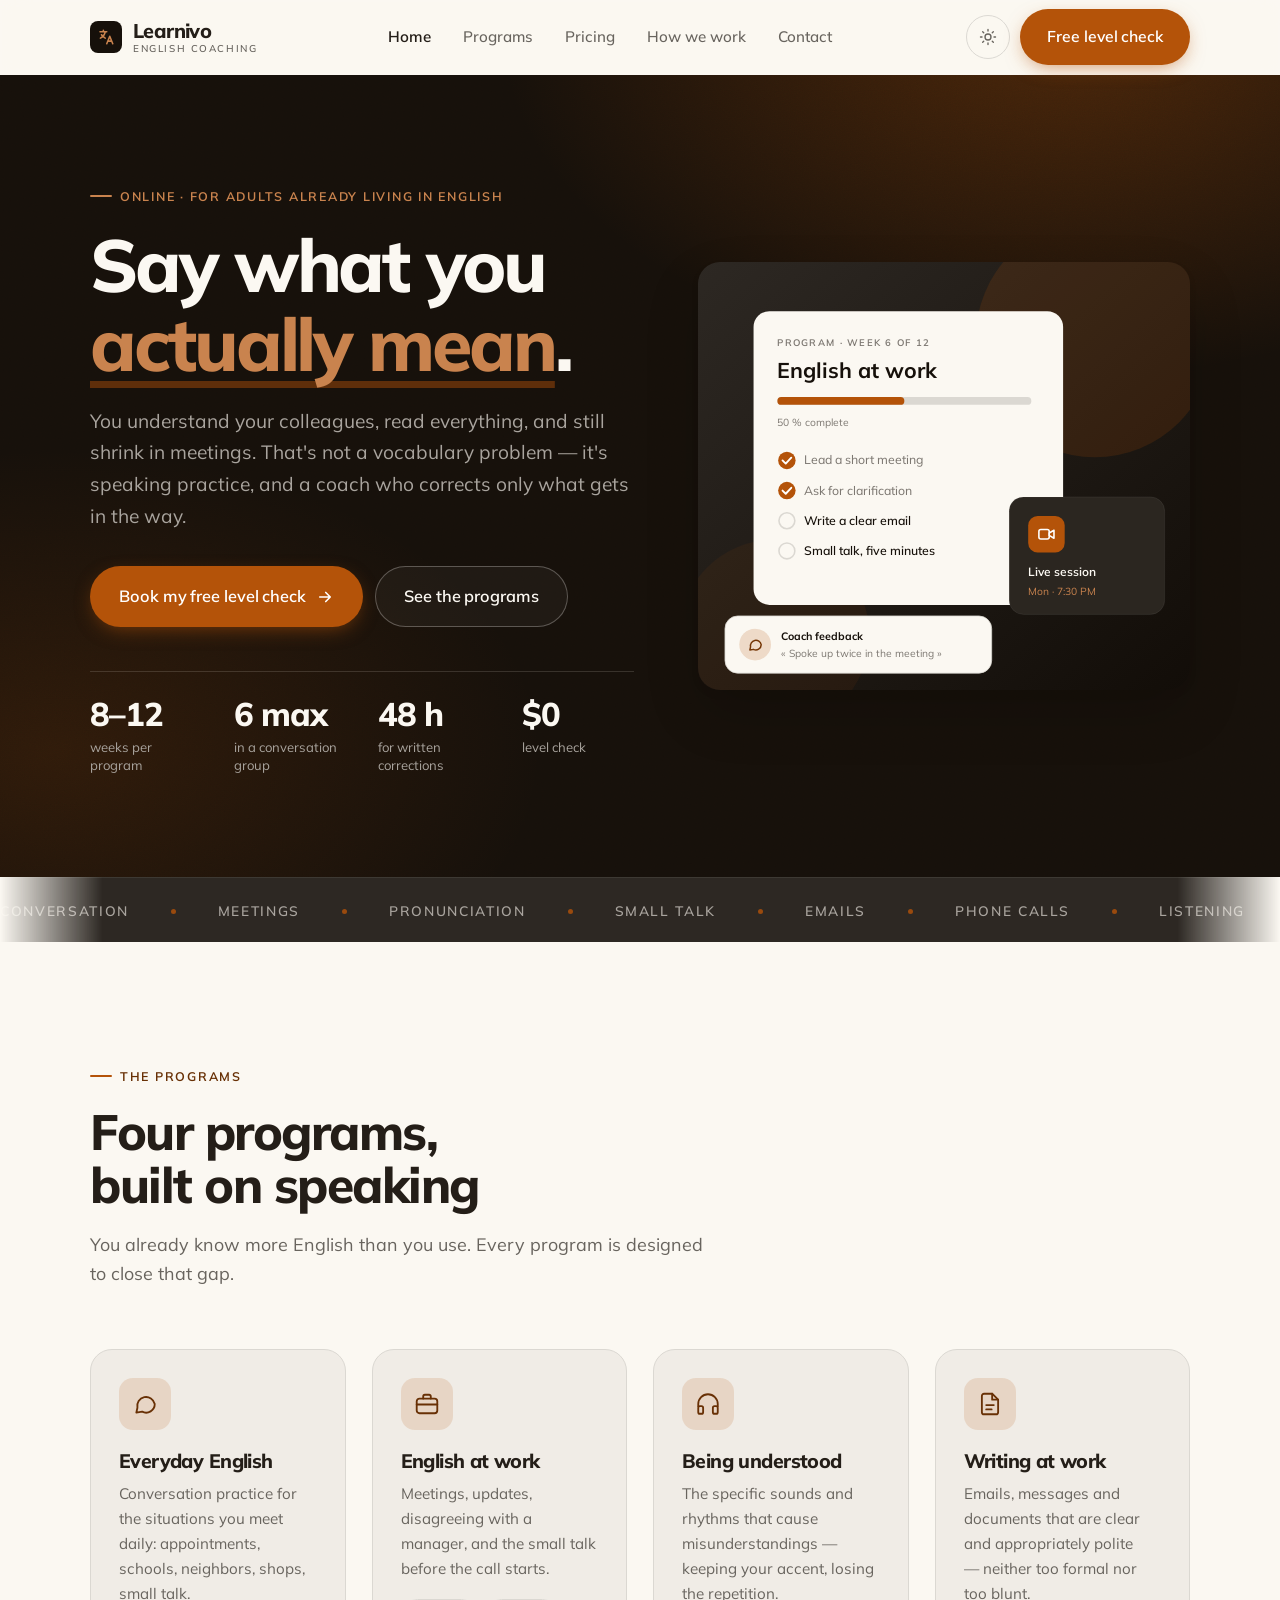
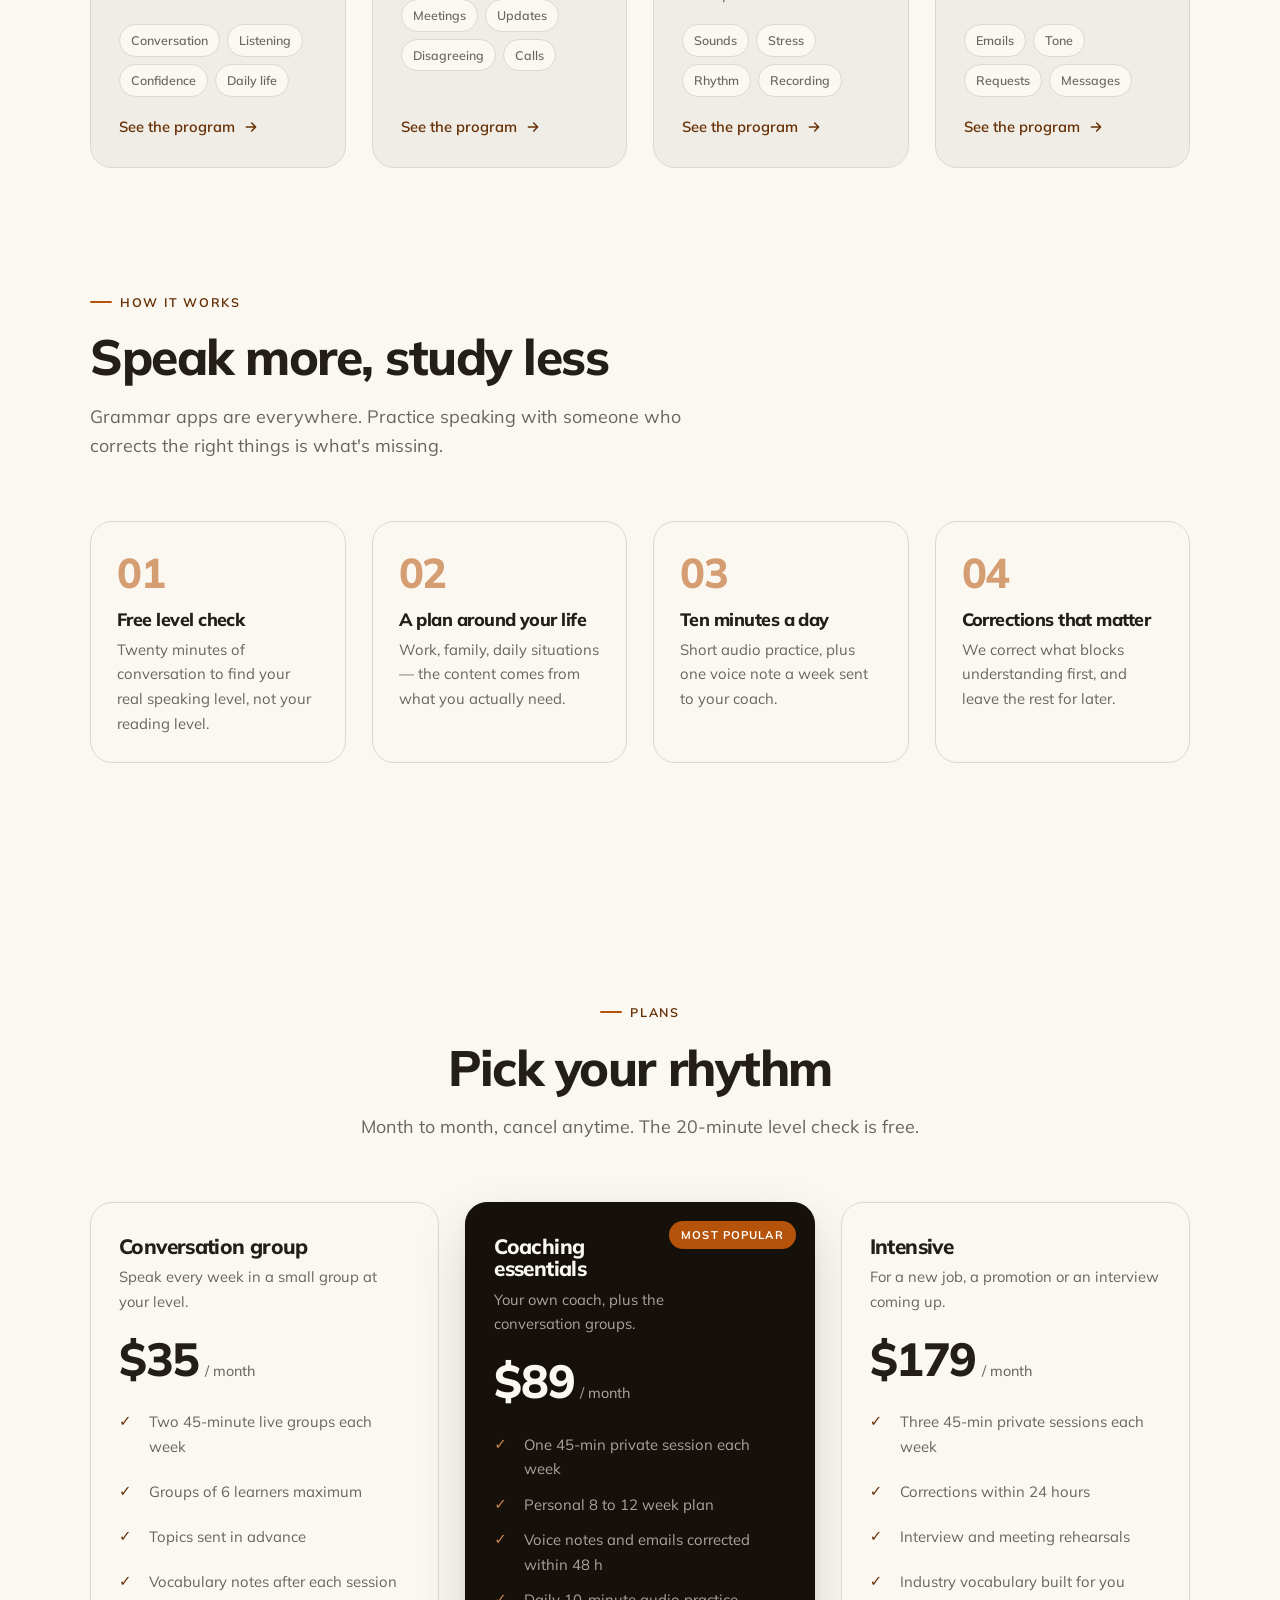
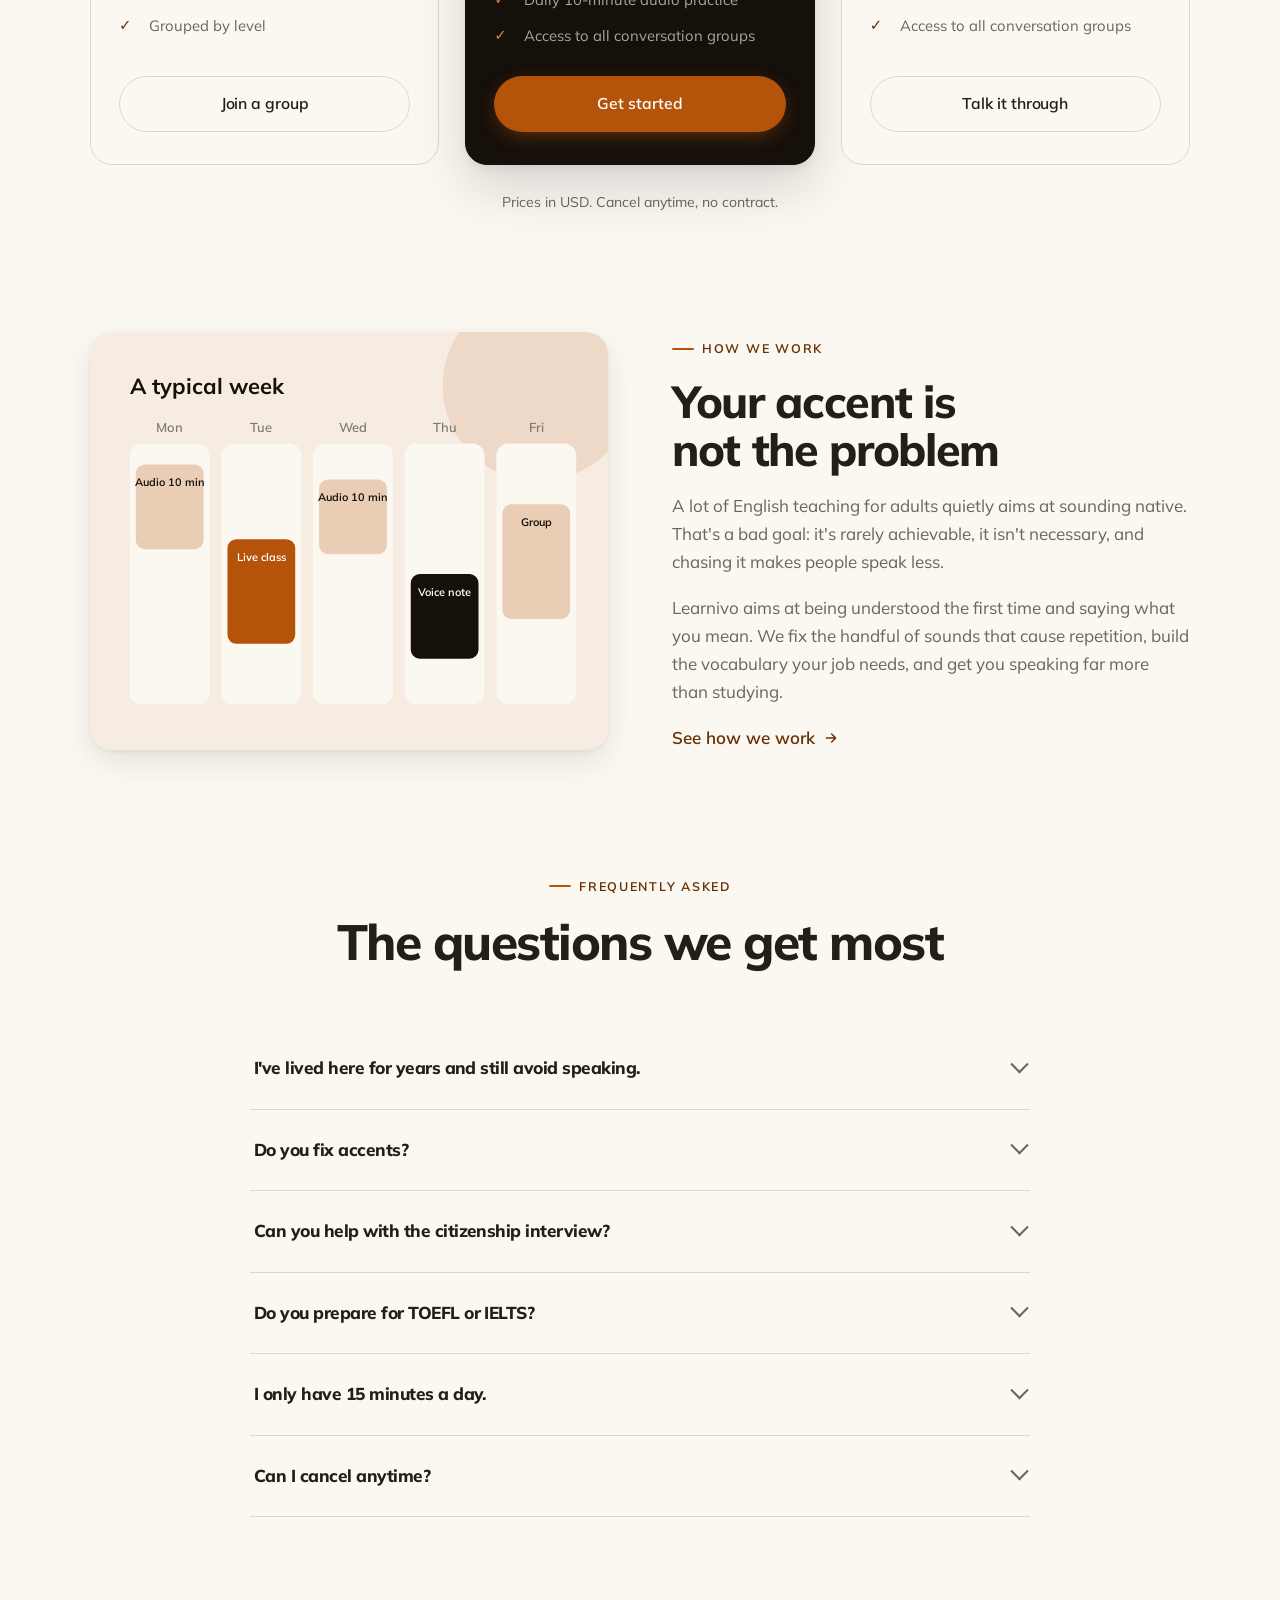
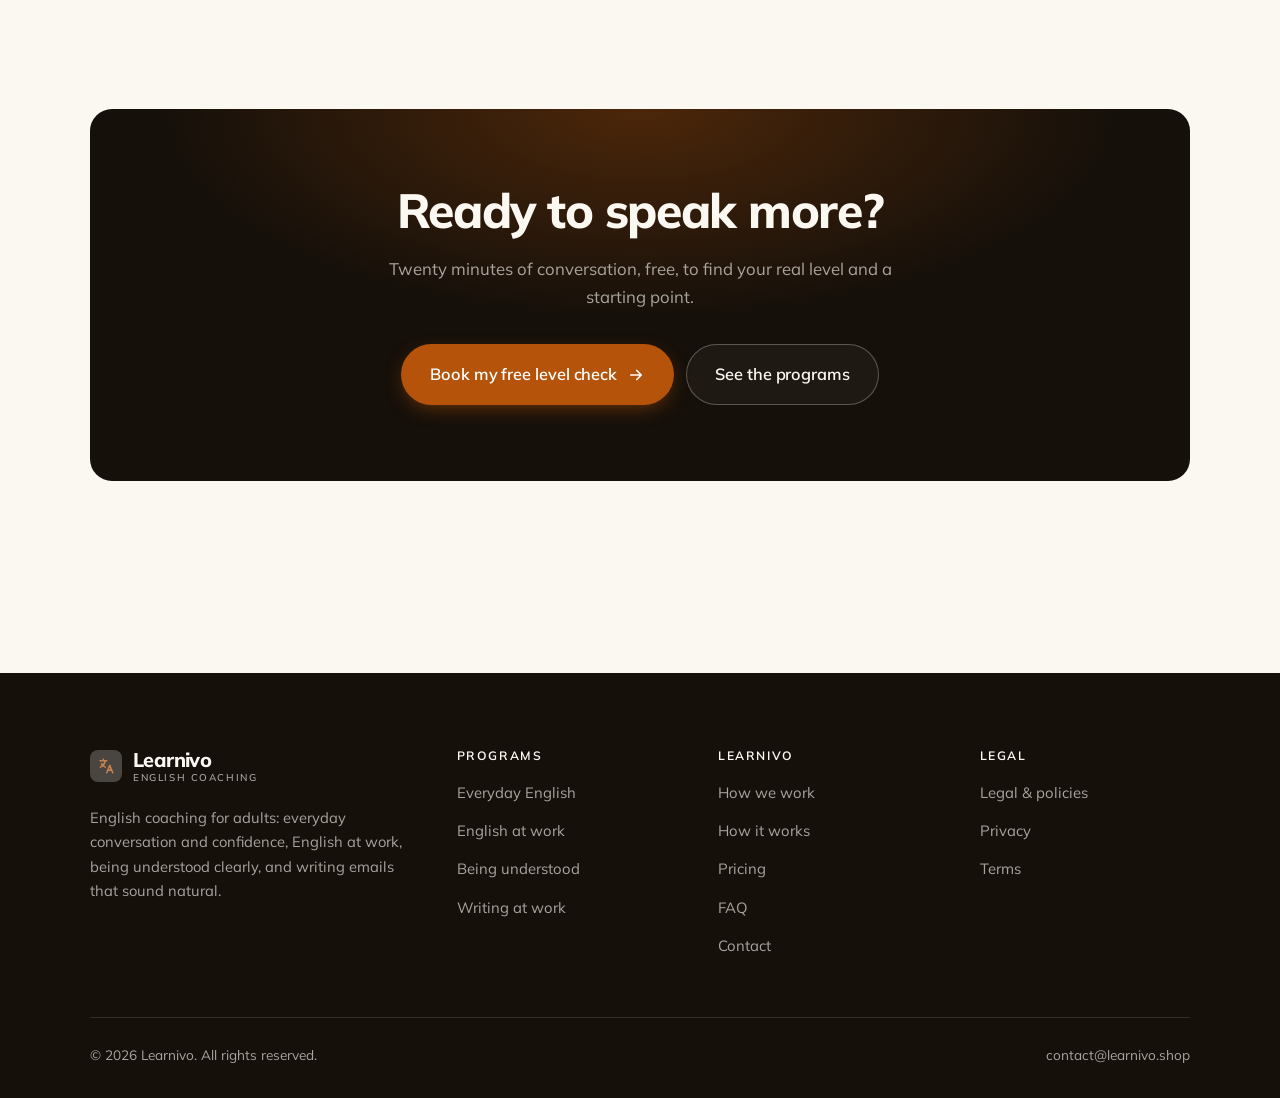
<file: index.html>
<!DOCTYPE html>
<html lang="en" class="no-js">
<head>
<meta charset="utf-8">
<meta name="viewport" content="width=device-width, initial-scale=1">
<title>Learnivo — English coaching for adults who already live in English</title>
<meta name="description" content="English coaching for adults in the US: everyday conversation, English at work, clearer pronunciation, and natural emails. Speak more, study less. Free level check.">
<link rel="canonical" href="https://learnivo.shop/">

<meta property="og:type" content="website">
<meta property="og:url" content="https://learnivo.shop/">
<meta property="og:site_name" content="Learnivo">
<meta property="og:locale" content="en_US">
<meta property="og:title" content="Learnivo — English coaching for adults who already live in English">
<meta property="og:description" content="English coaching for adults in the US: everyday conversation, English at work, clearer pronunciation, and natural emails. Speak more, study less. Free level check.">
<meta name="theme-color" content="#16100a">

<link rel="icon" href="assets/img/favicon.svg" type="image/svg+xml">
<link rel="preconnect" href="https://fonts.googleapis.com">
<link rel="preconnect" href="https://fonts.gstatic.com" crossorigin>
<link rel="stylesheet" href="https://fonts.googleapis.com/css2?family=Mulish:wght@400..800&display=swap">
<link rel="stylesheet" href="assets/css/style.css">

<!-- Thème appliqué avant le premier rendu (évite le flash) -->
<script>
document.documentElement.classList.remove('no-js');
(function(){try{var t=localStorage.getItem('site-theme');if(t){document.documentElement.setAttribute('data-theme',t);}}catch(e){}})();
</script>
<script type="application/ld+json">
{
  "@context": "https://schema.org",
  "@type": "Organization",
  "name": "Learnivo",
  "url": "https://learnivo.shop/",
  "email": "contact@learnivo.shop",
  "description": "English coaching for adults in the US: everyday conversation, English at work, clearer pronunciation, and natural emails. Speak more, study less. Free level check.",
  "areaServed": "US",
  "knowsLanguage": "en"
}
</script>
</head>

<body>
<a class="skip-link" href="#main">Skip to main content</a>

<header class="site-header">
  <nav class="wrap nav" aria-label="Main navigation">
    <a class="brand" href="index.html">
      <svg class="brand__mark" viewBox="0 0 64 64" aria-hidden="true">
        <rect class="bm-bg" width="64" height="64" rx="16"/>
        <g class="bm-ic" transform="translate(14 14) scale(1.5)" fill="none" stroke-width="2.1" stroke-linecap="round" stroke-linejoin="round"><path d="M4 5h9M8.5 3v2M11 5c-.8 4-3.4 7-6.5 8.5M6 9c1.2 2 3 3.5 5 4.5M13 21l4-10 4 10M14.5 17.5h5"/></g>
      </svg>
      <span>Learnivo<span class="brand__sub">English coaching</span></span>
    </a>

    <ul class="nav__links" id="nav-links">
      <li><a href="index.html" aria-current="page">Home</a></li>
      <li><a href="programs.html">Programs</a></li>
      <li><a href="index.html#pricing">Pricing</a></li>
      <li><a href="about.html">How we work</a></li>
      <li><a href="contact.html">Contact</a></li>
      <li><a class="btn btn--primary" href="contact.html">Free level check</a></li>
    </ul>

    <div class="nav__cta">
      <button class="theme-toggle" type="button" aria-label="Switch to dark theme">
        <svg class="icon-sun" viewBox="0 0 24 24" fill="none" stroke="currentColor" stroke-width="1.8" stroke-linecap="round" aria-hidden="true"><circle cx="12" cy="12" r="4"/><path d="M12 2v2m0 16v2M2 12h2m16 0h2M4.9 4.9l1.4 1.4m11.4 11.4 1.4 1.4M19.1 4.9l-1.4 1.4M6.3 17.7l-1.4 1.4"/></svg>
        <svg class="icon-moon" viewBox="0 0 24 24" fill="none" stroke="currentColor" stroke-width="1.8" stroke-linecap="round" stroke-linejoin="round" aria-hidden="true"><path d="M21 12.8A9 9 0 1 1 11.2 3a7 7 0 0 0 9.8 9.8z"/></svg>
      </button>
      <a class="btn btn--primary" href="contact.html">Free level check</a>
      <button class="nav__toggle" type="button" aria-expanded="false" aria-controls="nav-links" aria-label="Open menu">
        <svg class="icon-open" viewBox="0 0 24 24" fill="none" stroke="currentColor" stroke-width="2" stroke-linecap="round" aria-hidden="true"><path d="M3 6h18M3 12h18M3 18h18"/></svg>
        <svg class="icon-close" viewBox="0 0 24 24" fill="none" stroke="currentColor" stroke-width="2" stroke-linecap="round" aria-hidden="true"><path d="M6 6l12 12M18 6L6 18"/></svg>
      </button>
    </div>
  </nav>
</header>

<main id="main">

<section class="hero">
  <div class="wrap hero__inner">
    <div>
      <span class="eyebrow hero__eyebrow">Online · For adults already living in English</span>
      <h1>Say what you<br> <em>actually mean</em>.</h1>
      <p class="hero__lede">You understand your colleagues, read everything, and still shrink in meetings. That's not a vocabulary problem — it's speaking practice, and a coach who corrects only what gets in the way.</p>

      <div class="hero__actions">
        <a class="btn btn--primary btn--lg" href="contact.html">Book my free level check <svg viewBox="0 0 24 24" fill="none" stroke="currentColor" stroke-width="2.2" stroke-linecap="round" stroke-linejoin="round" aria-hidden="true"><path d="M5 12h14M13 6l6 6-6 6"/></svg></a>
        <a class="btn btn--on-dark btn--lg" href="programs.html">See the programs</a>
      </div>

      <ul class="hero__proof">
        <li><span class="stat__num">8–12</span><span class="stat__label">weeks per program</span></li>
        <li><span class="stat__num">6 max</span><span class="stat__label">in a conversation group</span></li>
        <li><span class="stat__num">48 h</span><span class="stat__label">for written corrections</span></li>
        <li><span class="stat__num">$0</span><span class="stat__label">level check</span></li>
      </ul>
    </div>

    <div class="hero__art">
      <svg viewBox="0 0 620 540" role="img" aria-label="An English program in week 6 of 12, showing this week's goals, the next live session and coach feedback.">
        <defs>
          <linearGradient id="hbg" x1="0" y1="0" x2="1" y2="1">
            <stop offset="0" stop-color="#2d2823"/><stop offset="1" stop-color="#120d08"/>
          </linearGradient>
        </defs>
        <rect width="620" height="540" rx="22" fill="url(#hbg)"/>
        <circle cx="500" cy="96" r="150" fill="#b45309" opacity=".16"/>
        <circle cx="96" cy="470" r="120" fill="#b45309" opacity=".08"/>

        <g style="font-family: var(--font-body)">
          <!-- Carte programme -->
          <rect x="70" y="62" width="390" height="370" rx="20" fill="#fbf8f2"/>
          <text x="100" y="106" font-size="12" font-weight="650" letter-spacing="1.6" fill="#7d7872">PROGRAM · WEEK 6 OF 12</text>
          <text x="100" y="146" font-size="27" font-weight="700" fill="#16100a" style="font-family: var(--font-display)">English at work</text>
          <rect x="100" y="170" width="320" height="10" rx="5" fill="#dbd8d2"/>
          <rect x="100" y="170" width="160" height="10" rx="5" fill="#b45309"/>
          <text x="100" y="206" font-size="13" fill="#7d7872">50 % complete</text>
          <circle cx="112" cy="250" r="11" fill="#b45309"/><path d="M106.5 250l4 4 7-7.5" fill="none" stroke="#ffffff" stroke-width="2.4" stroke-linecap="round" stroke-linejoin="round"/><text x="134" y="255" font-size="15.5" fill="#7d7872" font-weight="450">Lead a short meeting</text>
          <circle cx="112" cy="288" r="11" fill="#b45309"/><path d="M106.5 288l4 4 7-7.5" fill="none" stroke="#ffffff" stroke-width="2.4" stroke-linecap="round" stroke-linejoin="round"/><text x="134" y="293" font-size="15.5" fill="#7d7872" font-weight="450">Ask for clarification</text>
          <circle cx="112" cy="326" r="10" fill="none" stroke="#dbd8d2" stroke-width="2"/><text x="134" y="331" font-size="15.5" fill="#16100a" font-weight="560">Write a clear email</text>
          <circle cx="112" cy="364" r="10" fill="none" stroke="#dbd8d2" stroke-width="2"/><text x="134" y="369" font-size="15.5" fill="#16100a" font-weight="560">Small talk, five minutes</text>

          <!-- Carte séance -->
          <rect x="392" y="296" width="196" height="148" rx="18" fill="#2b2620" stroke="#ffffff" stroke-opacity=".08"/>
          <rect x="416" y="320" width="46" height="46" rx="12" fill="#b45309"/>
          <g transform="translate(427 331)" fill="none" stroke="#ffffff" color="#ffffff" stroke-width="2" stroke-linecap="round" stroke-linejoin="round"><rect x="2.5" y="6" width="13" height="12" rx="2.5"/><path d="M15.5 10.5 21.5 7v10l-6-3.5z"/></g>
          <text x="416" y="396" font-size="15" font-weight="650" fill="#fbf8f2">Live session</text>
          <text x="416" y="420" font-size="13" fill="#c9834e">Mon · 7:30 PM</text>

          <!-- Retour du coach -->
          <rect x="34" y="446" width="336" height="72" rx="16" fill="#fbf8f2" stroke="#dbd8d2"/>
          <circle cx="72" cy="482" r="20" fill="#eedac8"/>
          <g transform="translate(62 472) scale(.84)" fill="none" stroke="#753606" stroke-width="2.2" stroke-linecap="round" stroke-linejoin="round"><path d="M21 12a8 8 0 0 1-11.6 7.1L4 20l1-4.6A8 8 0 1 1 21 12z"/></g>
          <text x="104" y="476" font-size="13.5" font-weight="700" fill="#16100a">Coach feedback</text>
          <text x="104" y="498" font-size="13" fill="#7d7872">« Spoke up twice in the meeting »</text>
        </g>
      </svg>
    </div>
  </div>
</section>

<div class="marquee" aria-hidden="true">
  <div class="marquee__track"><span>Conversation</span><span>Meetings</span><span>Pronunciation</span><span>Small talk</span><span>Emails</span><span>Phone calls</span><span>Listening</span><span>Confidence</span><span>Idioms</span><span>Interviews</span><span>Conversation</span><span>Meetings</span><span>Pronunciation</span><span>Small talk</span><span>Emails</span><span>Phone calls</span><span>Listening</span><span>Confidence</span><span>Idioms</span><span>Interviews</span></div>
</div>

<section class="section wrap" id="programs">
  <div class="section-head reveal">
    <span class="eyebrow">The programs</span>
    <h2>Four programs, built on speaking</h2>
    <p>You already know more English than you use. Every program is designed to close that gap.</p>
  </div>
  <div class="grid grid--4 reveal-group">
    <a class="card" href="programs.html#everyday">
      <div class="card__icon"><svg viewBox="0 0 24 24" fill="none" stroke="currentColor" stroke-width="1.7" stroke-linecap="round" stroke-linejoin="round" aria-hidden="true"><path d="M21 12a8 8 0 0 1-11.6 7.1L4 20l1-4.6A8 8 0 1 1 21 12z"/></svg></div>
      <h3>Everyday English</h3>
      <p>Conversation practice for the situations you meet daily: appointments, schools, neighbors, shops, small talk.</p>
      <ul class="tags"><li>Conversation</li><li>Listening</li><li>Confidence</li><li>Daily life</li></ul>
      <span class="arrow-link">See the program <svg viewBox="0 0 24 24" fill="none" stroke="currentColor" stroke-width="2.2" stroke-linecap="round" stroke-linejoin="round" aria-hidden="true"><path d="M5 12h14M13 6l6 6-6 6"/></svg></span>
    </a>
    <a class="card" href="programs.html#work">
      <div class="card__icon"><svg viewBox="0 0 24 24" fill="none" stroke="currentColor" stroke-width="1.7" stroke-linecap="round" stroke-linejoin="round" aria-hidden="true"><rect x="2.5" y="7" width="19" height="13.5" rx="2.5"/><path d="M8.5 7V5a1.5 1.5 0 0 1 1.5-1.5h4A1.5 1.5 0 0 1 15.5 5v2M2.5 12.5h19"/></svg></div>
      <h3>English at work</h3>
      <p>Meetings, updates, disagreeing with a manager, and the small talk before the call starts.</p>
      <ul class="tags"><li>Meetings</li><li>Updates</li><li>Disagreeing</li><li>Calls</li></ul>
      <span class="arrow-link">See the program <svg viewBox="0 0 24 24" fill="none" stroke="currentColor" stroke-width="2.2" stroke-linecap="round" stroke-linejoin="round" aria-hidden="true"><path d="M5 12h14M13 6l6 6-6 6"/></svg></span>
    </a>
    <a class="card" href="programs.html#clarity">
      <div class="card__icon"><svg viewBox="0 0 24 24" fill="none" stroke="currentColor" stroke-width="1.7" stroke-linecap="round" stroke-linejoin="round" aria-hidden="true"><path d="M3 14v-2a9 9 0 0 1 18 0v2"/><rect x="3" y="14" width="4.5" height="7" rx="1.5"/><rect x="16.5" y="14" width="4.5" height="7" rx="1.5"/></svg></div>
      <h3>Being understood</h3>
      <p>The specific sounds and rhythms that cause misunderstandings — keeping your accent, losing the repetition.</p>
      <ul class="tags"><li>Sounds</li><li>Stress</li><li>Rhythm</li><li>Recording</li></ul>
      <span class="arrow-link">See the program <svg viewBox="0 0 24 24" fill="none" stroke="currentColor" stroke-width="2.2" stroke-linecap="round" stroke-linejoin="round" aria-hidden="true"><path d="M5 12h14M13 6l6 6-6 6"/></svg></span>
    </a>
    <a class="card" href="programs.html#writing">
      <div class="card__icon"><svg viewBox="0 0 24 24" fill="none" stroke="currentColor" stroke-width="1.7" stroke-linecap="round" stroke-linejoin="round" aria-hidden="true"><path d="M14 2.5H6.5A2 2 0 0 0 4.5 4.5v15a2 2 0 0 0 2 2h11a2 2 0 0 0 2-2V8z"/><path d="M14 2.5V8h5.5M8.5 13h7M8.5 17h5"/></svg></div>
      <h3>Writing at work</h3>
      <p>Emails, messages and documents that are clear and appropriately polite — neither too formal nor too blunt.</p>
      <ul class="tags"><li>Emails</li><li>Tone</li><li>Requests</li><li>Messages</li></ul>
      <span class="arrow-link">See the program <svg viewBox="0 0 24 24" fill="none" stroke="currentColor" stroke-width="2.2" stroke-linecap="round" stroke-linejoin="round" aria-hidden="true"><path d="M5 12h14M13 6l6 6-6 6"/></svg></span>
    </a>
  </div>
</section>

<section class="section section--flush wrap" id="how-it-works">
  <div class="section-head reveal">
    <span class="eyebrow">How it works</span>
    <h2>Speak more, study less</h2>
    <p>Grammar apps are everywhere. Practice speaking with someone who corrects the right things is what's missing.</p>
  </div>
  <div class="grid grid--4 steps reveal-group">
    <article class="step">
      <h3>Free level check</h3>
      <p>Twenty minutes of conversation to find your real speaking level, not your reading level.</p>
    </article>
    <article class="step">
      <h3>A plan around your life</h3>
      <p>Work, family, daily situations — the content comes from what you actually need.</p>
    </article>
    <article class="step">
      <h3>Ten minutes a day</h3>
      <p>Short audio practice, plus one voice note a week sent to your coach.</p>
    </article>
    <article class="step">
      <h3>Corrections that matter</h3>
      <p>We correct what blocks understanding first, and leave the rest for later.</p>
    </article>
  </div>
</section>

<section class="section wrap" id="pricing">
  <div class="section-head section-head--center reveal">
    <span class="eyebrow">Plans</span>
    <h2>Pick your rhythm</h2>
    <p>Month to month, cancel anytime. The 20-minute level check is free.</p>
  </div>
  <div class="grid grid--3 plans reveal-group">
    <article class="plan">
      
      <h3>Conversation group</h3>
      <p class="plan__desc">Speak every week in a small group at your level.</p>
      <p class="plan__price">$35<span class="plan__period">/ month</span></p>
      <ul class="plan__features">
        <li>Two 45-minute live groups each week</li>
        <li>Groups of 6 learners maximum</li>
        <li>Topics sent in advance</li>
        <li>Vocabulary notes after each session</li>
        <li>Grouped by level</li>
      </ul>
      <a class="btn btn--ghost btn--block" href="contact.html">Join a group</a>
    </article>
    <article class="plan plan--featured">
      <span class="plan__tag">Most popular</span>
      <h3>Coaching essentials</h3>
      <p class="plan__desc">Your own coach, plus the conversation groups.</p>
      <p class="plan__price">$89<span class="plan__period">/ month</span></p>
      <ul class="plan__features">
        <li>One 45-min private session each week</li>
        <li>Personal 8 to 12 week plan</li>
        <li>Voice notes and emails corrected within 48 h</li>
        <li>Daily 10-minute audio practice</li>
        <li>Access to all conversation groups</li>
      </ul>
      <a class="btn btn--primary btn--block" href="contact.html">Get started</a>
    </article>
    <article class="plan">
      
      <h3>Intensive</h3>
      <p class="plan__desc">For a new job, a promotion or an interview coming up.</p>
      <p class="plan__price">$179<span class="plan__period">/ month</span></p>
      <ul class="plan__features">
        <li>Three 45-min private sessions each week</li>
        <li>Corrections within 24 hours</li>
        <li>Interview and meeting rehearsals</li>
        <li>Industry vocabulary built for you</li>
        <li>Access to all conversation groups</li>
      </ul>
      <a class="btn btn--ghost btn--block" href="contact.html">Talk it through</a>
    </article>
  </div>
  <p class="plans-note">Prices in USD. Cancel anytime, no contract.</p>
</section>

<section class="section section--flush wrap">
  <div class="split reveal">
    <div class="split__art">
      <svg viewBox="0 0 520 420" role="img" aria-label="Example of a typical week: Audio 10 min, Live class, Audio 10 min, Voice note, Group.">
        <rect width="520" height="420" rx="20" fill="#f6ece2"/>
        <circle cx="450" cy="54" r="96" fill="#b45309" opacity=".12"/>
        <g style="font-family: var(--font-body)">
        <text x="40" y="62" font-size="22" font-weight="700" fill="#16100a" style="font-family: var(--font-display)">A typical week</text>
        <text x="80" y="100" text-anchor="middle" font-size="13" font-weight="600" fill="#7d7872">Mon</text>
        <rect x="40" y="112" width="80" height="262" rx="12" fill="#fbf8f2"/>
        <rect x="46" y="133" width="68" height="85" rx="9" fill="#e9cdb5"/>
        <text x="80" y="155" text-anchor="middle" font-size="11" font-weight="650" fill="#16100a">Audio 10 min</text>
        <text x="172" y="100" text-anchor="middle" font-size="13" font-weight="600" fill="#7d7872">Tue</text>
        <rect x="132" y="112" width="80" height="262" rx="12" fill="#fbf8f2"/>
        <rect x="138" y="208" width="68" height="105" rx="9" fill="#b45309"/>
        <text x="172" y="230" text-anchor="middle" font-size="11" font-weight="650" fill="#ffffff">Live class</text>
        <text x="264" y="100" text-anchor="middle" font-size="13" font-weight="600" fill="#7d7872">Wed</text>
        <rect x="224" y="112" width="80" height="262" rx="12" fill="#fbf8f2"/>
        <rect x="230" y="148" width="68" height="75" rx="9" fill="#e9cdb5"/>
        <text x="264" y="170" text-anchor="middle" font-size="11" font-weight="650" fill="#16100a">Audio 10 min</text>
        <text x="356" y="100" text-anchor="middle" font-size="13" font-weight="600" fill="#7d7872">Thu</text>
        <rect x="316" y="112" width="80" height="262" rx="12" fill="#fbf8f2"/>
        <rect x="322" y="243" width="68" height="85" rx="9" fill="#16100a"/>
        <text x="356" y="265" text-anchor="middle" font-size="11" font-weight="650" fill="#fbf8f2">Voice note</text>
        <text x="448" y="100" text-anchor="middle" font-size="13" font-weight="600" fill="#7d7872">Fri</text>
        <rect x="408" y="112" width="80" height="262" rx="12" fill="#fbf8f2"/>
        <rect x="414" y="173" width="68" height="115" rx="9" fill="#e9cdb5"/>
        <text x="448" y="195" text-anchor="middle" font-size="11" font-weight="650" fill="#16100a">Group</text>
        </g>
      </svg>
    </div>
    <div>
      <span class="eyebrow">How we work</span>
      <h2>Your accent is not the problem</h2>
      <p>A lot of English teaching for adults quietly aims at sounding native. That's a bad goal: it's rarely achievable, it isn't necessary, and chasing it makes people speak less.</p>
      <p>Learnivo aims at being understood the first time and saying what you mean. We fix the handful of sounds that cause repetition, build the vocabulary your job needs, and get you speaking far more than studying.</p>
      <p><a class="arrow-link" href="about.html">See how we work <svg viewBox="0 0 24 24" fill="none" stroke="currentColor" stroke-width="2.2" stroke-linecap="round" stroke-linejoin="round" aria-hidden="true"><path d="M5 12h14M13 6l6 6-6 6"/></svg></a></p>
    </div>
  </div>
</section>

<section class="section section--flush wrap" id="faq">
  <div class="section-head section-head--center reveal">
    <span class="eyebrow">Frequently asked</span>
    <h2>The questions we get most</h2>
  </div>
  <div class="faq reveal">
    <details>
      <summary>I've lived here for years and still avoid speaking.</summary>
      <p>Very common, and it's about practice under safe conditions rather than knowledge. Most people notice a difference within a few weeks of daily speaking.</p>
    </details>
    <details>
      <summary>Do you fix accents?</summary>
      <p>We work on clarity, not accent elimination. If people frequently ask you to repeat something, we find the specific sounds causing it — the rest of your accent stays.</p>
    </details>
    <details>
      <summary>Can you help with the citizenship interview?</summary>
      <p>We can practice conversation and listening in English. We are not immigration advisors and give no immigration or legal advice — that needs an accredited representative or attorney.</p>
    </details>
    <details>
      <summary>Do you prepare for TOEFL or IELTS?</summary>
      <p>We can work toward them, but we're not a test center and we issue no certification.</p>
    </details>
    <details>
      <summary>I only have 15 minutes a day.</summary>
      <p>That's enough for the audio practice, which is where most progress comes from. The weekly session does the rest.</p>
    </details>
    <details>
      <summary>Can I cancel anytime?</summary>
      <p>Yes. No contract, no minimum term. Access stays open until the end of the month you already paid for.</p>
    </details>
  </div>
</section>

<section class="wrap section--tight">
  <div class="cta-band reveal">
    <h2>Ready to speak more?</h2>
    <p>Twenty minutes of conversation, free, to find your real level and a starting point.</p>
    <div class="hero__actions">
      <a class="btn btn--primary btn--lg" href="contact.html">Book my free level check <svg viewBox="0 0 24 24" fill="none" stroke="currentColor" stroke-width="2.2" stroke-linecap="round" stroke-linejoin="round" aria-hidden="true"><path d="M5 12h14M13 6l6 6-6 6"/></svg></a>
      <a class="btn btn--on-dark btn--lg" href="programs.html">See the programs</a>
    </div>
  </div>
</section>

</main>

<footer class="site-footer">
  <div class="wrap">
    <div class="footer__grid">
      <div class="footer__brand">
        <a class="brand" href="index.html">
          <svg class="brand__mark" viewBox="0 0 64 64" aria-hidden="true">
        <rect class="bm-bg" width="64" height="64" rx="16"/>
        <g class="bm-ic" transform="translate(14 14) scale(1.5)" fill="none" stroke-width="2.1" stroke-linecap="round" stroke-linejoin="round"><path d="M4 5h9M8.5 3v2M11 5c-.8 4-3.4 7-6.5 8.5M6 9c1.2 2 3 3.5 5 4.5M13 21l4-10 4 10M14.5 17.5h5"/></g>
      </svg>
          <span>Learnivo<span class="brand__sub">English coaching</span></span>
        </a>
        <p>English coaching for adults: everyday conversation and confidence, English at work, being understood clearly, and writing emails that sound natural.</p>
      </div>

      <div class="footer__col">
        <h4>Programs</h4>
        <ul>
          <li><a href="programs.html#everyday">Everyday English</a></li>
          <li><a href="programs.html#work">English at work</a></li>
          <li><a href="programs.html#clarity">Being understood</a></li>
          <li><a href="programs.html#writing">Writing at work</a></li>
        </ul>
      </div>

      <div class="footer__col">
        <h4>Learnivo</h4>
        <ul>
          <li><a href="about.html">How we work</a></li>
          <li><a href="index.html#how-it-works">How it works</a></li>
          <li><a href="index.html#pricing">Pricing</a></li>
          <li><a href="index.html#faq">FAQ</a></li>
          <li><a href="contact.html">Contact</a></li>
        </ul>
      </div>

      <div class="footer__col">
        <h4>Legal</h4>
        <ul>
          <li><a href="legal.html">Legal &amp; policies</a></li>
          <li><a href="legal.html#privacy">Privacy</a></li>
          <li><a href="legal.html#terms">Terms</a></li>
        </ul>
      </div>
    </div>

    <div class="footer__bottom">
      <p>© <span data-year>2026</span> Learnivo. All rights reserved.</p>
      <p><a href="mailto:contact@learnivo.shop">contact@learnivo.shop</a></p>
    </div>
  </div>
</footer>

<script src="assets/js/main.js" defer></script>
</body>
</html>
</file>
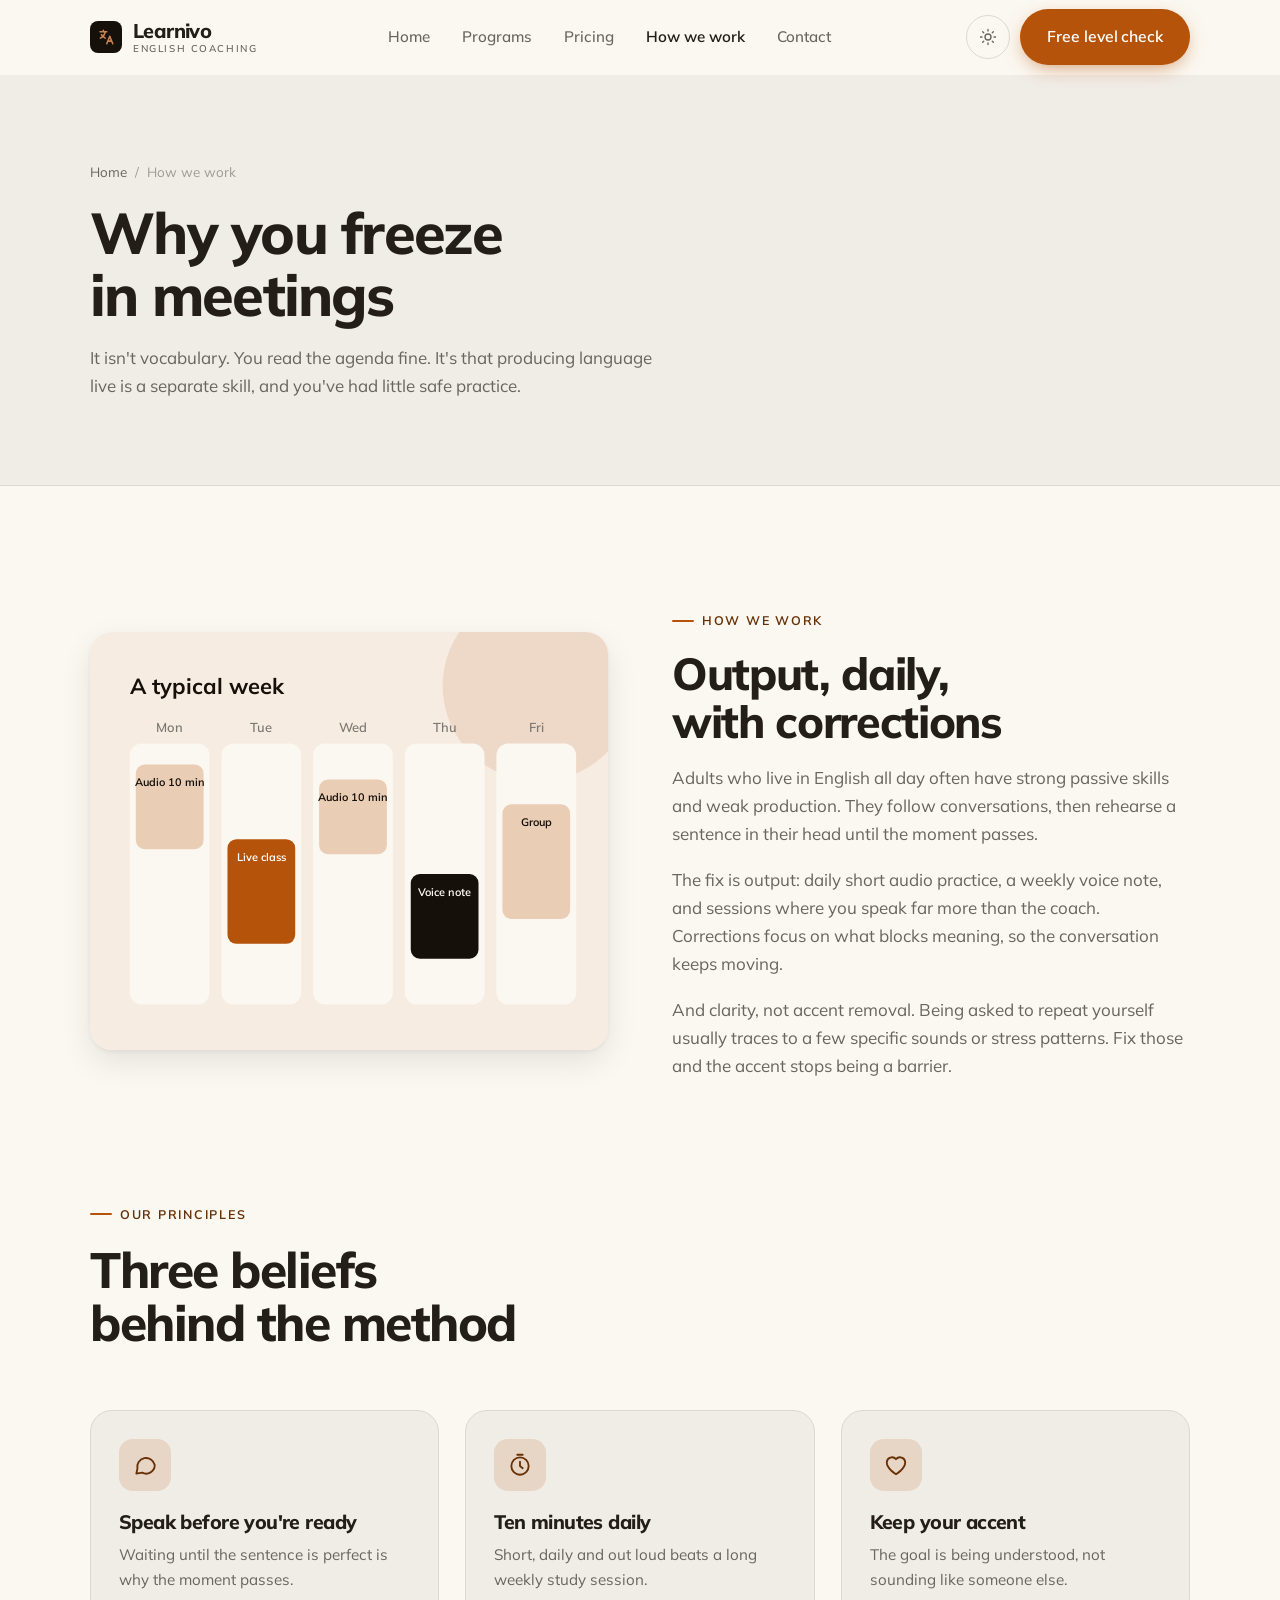
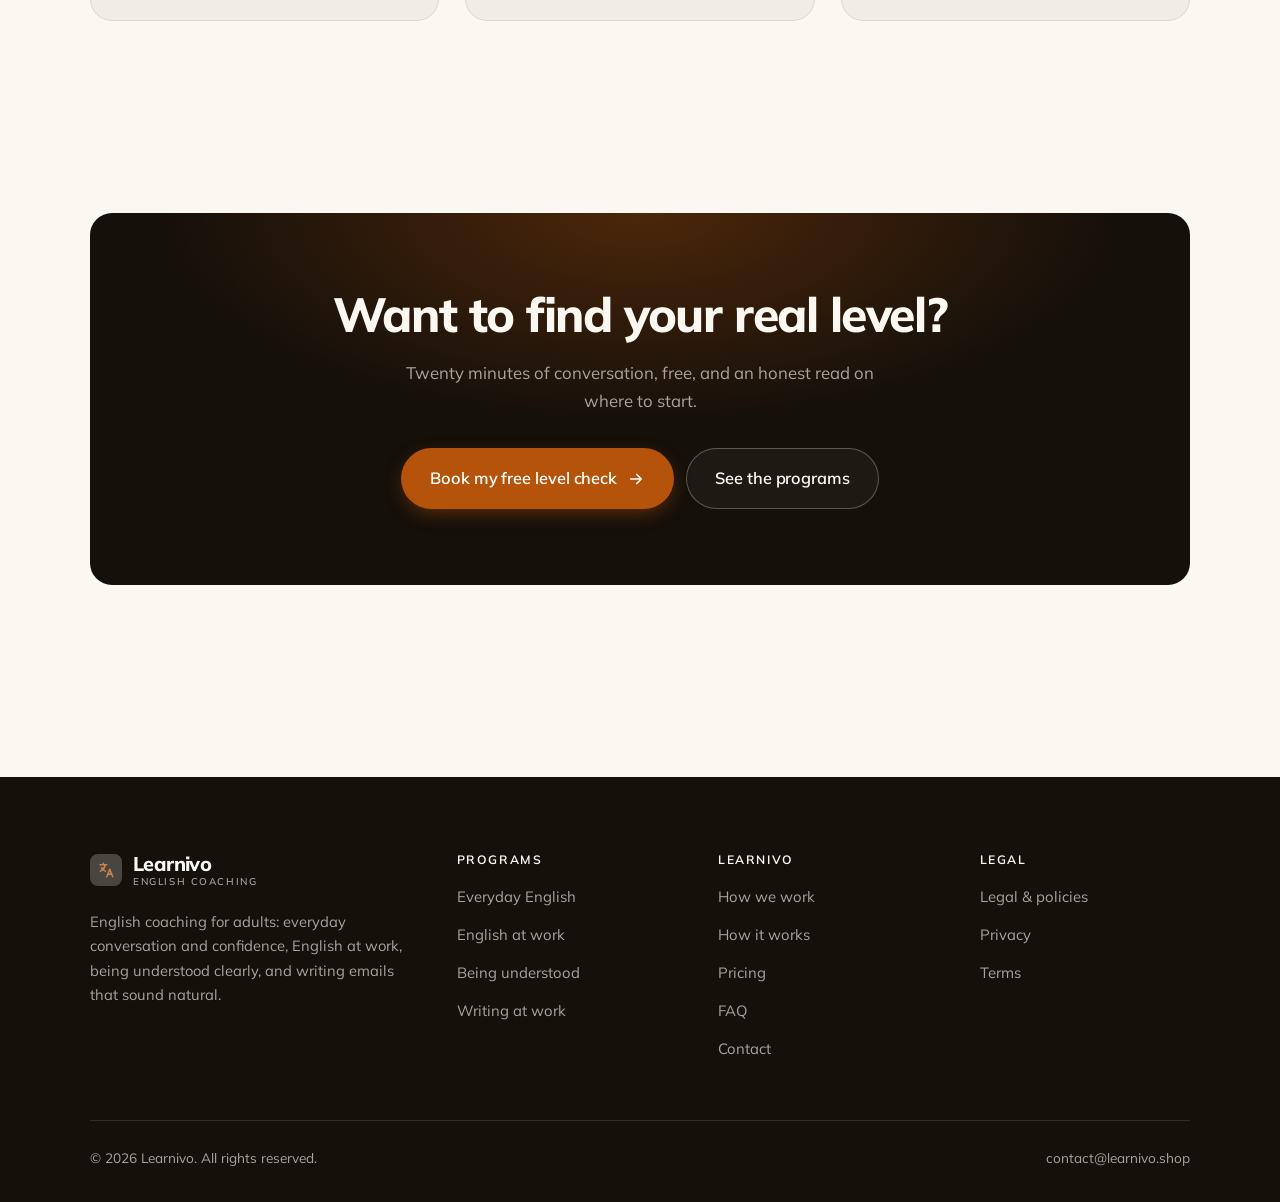
<file: about.html>
<!DOCTYPE html>
<html lang="en" class="no-js">
<head>
<meta charset="utf-8">
<meta name="viewport" content="width=device-width, initial-scale=1">
<title>How we work — Learnivo</title>
<meta name="description" content="Why speaking practice beats study for adults already living in English, and the principles behind Learnivo.">
<link rel="canonical" href="https://learnivo.shop/about.html">

<meta property="og:type" content="website">
<meta property="og:url" content="https://learnivo.shop/about.html">
<meta property="og:site_name" content="Learnivo">
<meta property="og:locale" content="en_US">
<meta property="og:title" content="How we work — Learnivo">
<meta property="og:description" content="Why speaking practice beats study for adults already living in English, and the principles behind Learnivo.">
<meta name="theme-color" content="#16100a">

<link rel="icon" href="assets/img/favicon.svg" type="image/svg+xml">
<link rel="preconnect" href="https://fonts.googleapis.com">
<link rel="preconnect" href="https://fonts.gstatic.com" crossorigin>
<link rel="stylesheet" href="https://fonts.googleapis.com/css2?family=Mulish:wght@400..800&display=swap">
<link rel="stylesheet" href="assets/css/style.css">

<!-- Thème appliqué avant le premier rendu (évite le flash) -->
<script>
document.documentElement.classList.remove('no-js');
(function(){try{var t=localStorage.getItem('site-theme');if(t){document.documentElement.setAttribute('data-theme',t);}}catch(e){}})();
</script>
</head>

<body>
<a class="skip-link" href="#main">Skip to main content</a>

<header class="site-header">
  <nav class="wrap nav" aria-label="Main navigation">
    <a class="brand" href="index.html">
      <svg class="brand__mark" viewBox="0 0 64 64" aria-hidden="true">
        <rect class="bm-bg" width="64" height="64" rx="16"/>
        <g class="bm-ic" transform="translate(14 14) scale(1.5)" fill="none" stroke-width="2.1" stroke-linecap="round" stroke-linejoin="round"><path d="M4 5h9M8.5 3v2M11 5c-.8 4-3.4 7-6.5 8.5M6 9c1.2 2 3 3.5 5 4.5M13 21l4-10 4 10M14.5 17.5h5"/></g>
      </svg>
      <span>Learnivo<span class="brand__sub">English coaching</span></span>
    </a>

    <ul class="nav__links" id="nav-links">
      <li><a href="index.html">Home</a></li>
      <li><a href="programs.html">Programs</a></li>
      <li><a href="index.html#pricing">Pricing</a></li>
      <li><a href="about.html" aria-current="page">How we work</a></li>
      <li><a href="contact.html">Contact</a></li>
      <li><a class="btn btn--primary" href="contact.html">Free level check</a></li>
    </ul>

    <div class="nav__cta">
      <button class="theme-toggle" type="button" aria-label="Switch to dark theme">
        <svg class="icon-sun" viewBox="0 0 24 24" fill="none" stroke="currentColor" stroke-width="1.8" stroke-linecap="round" aria-hidden="true"><circle cx="12" cy="12" r="4"/><path d="M12 2v2m0 16v2M2 12h2m16 0h2M4.9 4.9l1.4 1.4m11.4 11.4 1.4 1.4M19.1 4.9l-1.4 1.4M6.3 17.7l-1.4 1.4"/></svg>
        <svg class="icon-moon" viewBox="0 0 24 24" fill="none" stroke="currentColor" stroke-width="1.8" stroke-linecap="round" stroke-linejoin="round" aria-hidden="true"><path d="M21 12.8A9 9 0 1 1 11.2 3a7 7 0 0 0 9.8 9.8z"/></svg>
      </button>
      <a class="btn btn--primary" href="contact.html">Free level check</a>
      <button class="nav__toggle" type="button" aria-expanded="false" aria-controls="nav-links" aria-label="Open menu">
        <svg class="icon-open" viewBox="0 0 24 24" fill="none" stroke="currentColor" stroke-width="2" stroke-linecap="round" aria-hidden="true"><path d="M3 6h18M3 12h18M3 18h18"/></svg>
        <svg class="icon-close" viewBox="0 0 24 24" fill="none" stroke="currentColor" stroke-width="2" stroke-linecap="round" aria-hidden="true"><path d="M6 6l12 12M18 6L6 18"/></svg>
      </button>
    </div>
  </nav>
</header>

<main id="main">

<section class="page-head">
  <div class="wrap">
    <nav class="breadcrumb" aria-label="Breadcrumb">
      <a href="index.html">Home</a><span>/</span><span aria-current="page">How we work</span>
    </nav>
    <h1>Why you freeze in meetings</h1>
    <p>It isn't vocabulary. You read the agenda fine. It's that producing language live is a separate skill, and you've had little safe practice.</p>
  </div>
</section>

<section class="section wrap">
  <div class="split reveal">
    <div class="split__art">
      <svg viewBox="0 0 520 420" role="img" aria-label="Example of a typical week: Audio 10 min, Live class, Audio 10 min, Voice note, Group.">
        <rect width="520" height="420" rx="20" fill="#f6ece2"/>
        <circle cx="450" cy="54" r="96" fill="#b45309" opacity=".12"/>
        <g style="font-family: var(--font-body)">
        <text x="40" y="62" font-size="22" font-weight="700" fill="#16100a" style="font-family: var(--font-display)">A typical week</text>
        <text x="80" y="100" text-anchor="middle" font-size="13" font-weight="600" fill="#7d7872">Mon</text>
        <rect x="40" y="112" width="80" height="262" rx="12" fill="#fbf8f2"/>
        <rect x="46" y="133" width="68" height="85" rx="9" fill="#e9cdb5"/>
        <text x="80" y="155" text-anchor="middle" font-size="11" font-weight="650" fill="#16100a">Audio 10 min</text>
        <text x="172" y="100" text-anchor="middle" font-size="13" font-weight="600" fill="#7d7872">Tue</text>
        <rect x="132" y="112" width="80" height="262" rx="12" fill="#fbf8f2"/>
        <rect x="138" y="208" width="68" height="105" rx="9" fill="#b45309"/>
        <text x="172" y="230" text-anchor="middle" font-size="11" font-weight="650" fill="#ffffff">Live class</text>
        <text x="264" y="100" text-anchor="middle" font-size="13" font-weight="600" fill="#7d7872">Wed</text>
        <rect x="224" y="112" width="80" height="262" rx="12" fill="#fbf8f2"/>
        <rect x="230" y="148" width="68" height="75" rx="9" fill="#e9cdb5"/>
        <text x="264" y="170" text-anchor="middle" font-size="11" font-weight="650" fill="#16100a">Audio 10 min</text>
        <text x="356" y="100" text-anchor="middle" font-size="13" font-weight="600" fill="#7d7872">Thu</text>
        <rect x="316" y="112" width="80" height="262" rx="12" fill="#fbf8f2"/>
        <rect x="322" y="243" width="68" height="85" rx="9" fill="#16100a"/>
        <text x="356" y="265" text-anchor="middle" font-size="11" font-weight="650" fill="#fbf8f2">Voice note</text>
        <text x="448" y="100" text-anchor="middle" font-size="13" font-weight="600" fill="#7d7872">Fri</text>
        <rect x="408" y="112" width="80" height="262" rx="12" fill="#fbf8f2"/>
        <rect x="414" y="173" width="68" height="115" rx="9" fill="#e9cdb5"/>
        <text x="448" y="195" text-anchor="middle" font-size="11" font-weight="650" fill="#16100a">Group</text>
        </g>
      </svg>
    </div>
    <div>
      <span class="eyebrow">How we work</span>
      <h2>Output, daily, with corrections</h2>
      <p>Adults who live in English all day often have strong passive skills and weak production. They follow conversations, then rehearse a sentence in their head until the moment passes.</p>
      <p>The fix is output: daily short audio practice, a weekly voice note, and sessions where you speak far more than the coach. Corrections focus on what blocks meaning, so the conversation keeps moving.</p>
      <p>And clarity, not accent removal. Being asked to repeat yourself usually traces to a few specific sounds or stress patterns. Fix those and the accent stops being a barrier.</p>
      <!--
        TO DO: add a short introduction of the coach (name, real background),
        with a photo if possible. Do not invent credentials — see README.md.
      -->
    </div>
  </div>
</section>

<section class="section section--flush wrap">
  <div class="section-head reveal">
    <span class="eyebrow">Our principles</span>
    <h2>Three beliefs behind the method</h2>
  </div>
  <div class="grid grid--3 reveal-group">
    <article class="card">
      <div class="card__icon"><svg viewBox="0 0 24 24" fill="none" stroke="currentColor" stroke-width="1.7" stroke-linecap="round" stroke-linejoin="round" aria-hidden="true"><path d="M21 12a8 8 0 0 1-11.6 7.1L4 20l1-4.6A8 8 0 1 1 21 12z"/></svg></div>
      <h3>Speak before you're ready</h3>
      <p>Waiting until the sentence is perfect is why the moment passes.</p>
    </article>
    <article class="card">
      <div class="card__icon"><svg viewBox="0 0 24 24" fill="none" stroke="currentColor" stroke-width="1.7" stroke-linecap="round" stroke-linejoin="round" aria-hidden="true"><circle cx="12" cy="13" r="8"/><path d="M12 9v4l2.5 2M9.5 2.5h5"/></svg></div>
      <h3>Ten minutes daily</h3>
      <p>Short, daily and out loud beats a long weekly study session.</p>
    </article>
    <article class="card">
      <div class="card__icon"><svg viewBox="0 0 24 24" fill="none" stroke="currentColor" stroke-width="1.7" stroke-linecap="round" stroke-linejoin="round" aria-hidden="true"><path d="M12 20.5s-8.5-4.8-8.5-11A4.8 4.8 0 0 1 12 6.6a4.8 4.8 0 0 1 8.5 2.9c0 6.2-8.5 11-8.5 11z"/></svg></div>
      <h3>Keep your accent</h3>
      <p>The goal is being understood, not sounding like someone else.</p>
    </article>
  </div>
</section>

<section class="wrap section--tight">
  <div class="cta-band reveal">
    <h2>Want to find your real level?</h2>
    <p>Twenty minutes of conversation, free, and an honest read on where to start.</p>
    <div class="hero__actions">
      <a class="btn btn--primary btn--lg" href="contact.html">Book my free level check <svg viewBox="0 0 24 24" fill="none" stroke="currentColor" stroke-width="2.2" stroke-linecap="round" stroke-linejoin="round" aria-hidden="true"><path d="M5 12h14M13 6l6 6-6 6"/></svg></a>
      <a class="btn btn--on-dark btn--lg" href="programs.html">See the programs</a>
    </div>
  </div>
</section>

</main>

<footer class="site-footer">
  <div class="wrap">
    <div class="footer__grid">
      <div class="footer__brand">
        <a class="brand" href="index.html">
          <svg class="brand__mark" viewBox="0 0 64 64" aria-hidden="true">
        <rect class="bm-bg" width="64" height="64" rx="16"/>
        <g class="bm-ic" transform="translate(14 14) scale(1.5)" fill="none" stroke-width="2.1" stroke-linecap="round" stroke-linejoin="round"><path d="M4 5h9M8.5 3v2M11 5c-.8 4-3.4 7-6.5 8.5M6 9c1.2 2 3 3.5 5 4.5M13 21l4-10 4 10M14.5 17.5h5"/></g>
      </svg>
          <span>Learnivo<span class="brand__sub">English coaching</span></span>
        </a>
        <p>English coaching for adults: everyday conversation and confidence, English at work, being understood clearly, and writing emails that sound natural.</p>
      </div>

      <div class="footer__col">
        <h4>Programs</h4>
        <ul>
          <li><a href="programs.html#everyday">Everyday English</a></li>
          <li><a href="programs.html#work">English at work</a></li>
          <li><a href="programs.html#clarity">Being understood</a></li>
          <li><a href="programs.html#writing">Writing at work</a></li>
        </ul>
      </div>

      <div class="footer__col">
        <h4>Learnivo</h4>
        <ul>
          <li><a href="about.html">How we work</a></li>
          <li><a href="index.html#how-it-works">How it works</a></li>
          <li><a href="index.html#pricing">Pricing</a></li>
          <li><a href="index.html#faq">FAQ</a></li>
          <li><a href="contact.html">Contact</a></li>
        </ul>
      </div>

      <div class="footer__col">
        <h4>Legal</h4>
        <ul>
          <li><a href="legal.html">Legal &amp; policies</a></li>
          <li><a href="legal.html#privacy">Privacy</a></li>
          <li><a href="legal.html#terms">Terms</a></li>
        </ul>
      </div>
    </div>

    <div class="footer__bottom">
      <p>© <span data-year>2026</span> Learnivo. All rights reserved.</p>
      <p><a href="mailto:contact@learnivo.shop">contact@learnivo.shop</a></p>
    </div>
  </div>
</footer>

<script src="assets/js/main.js" defer></script>
</body>
</html>
</file>
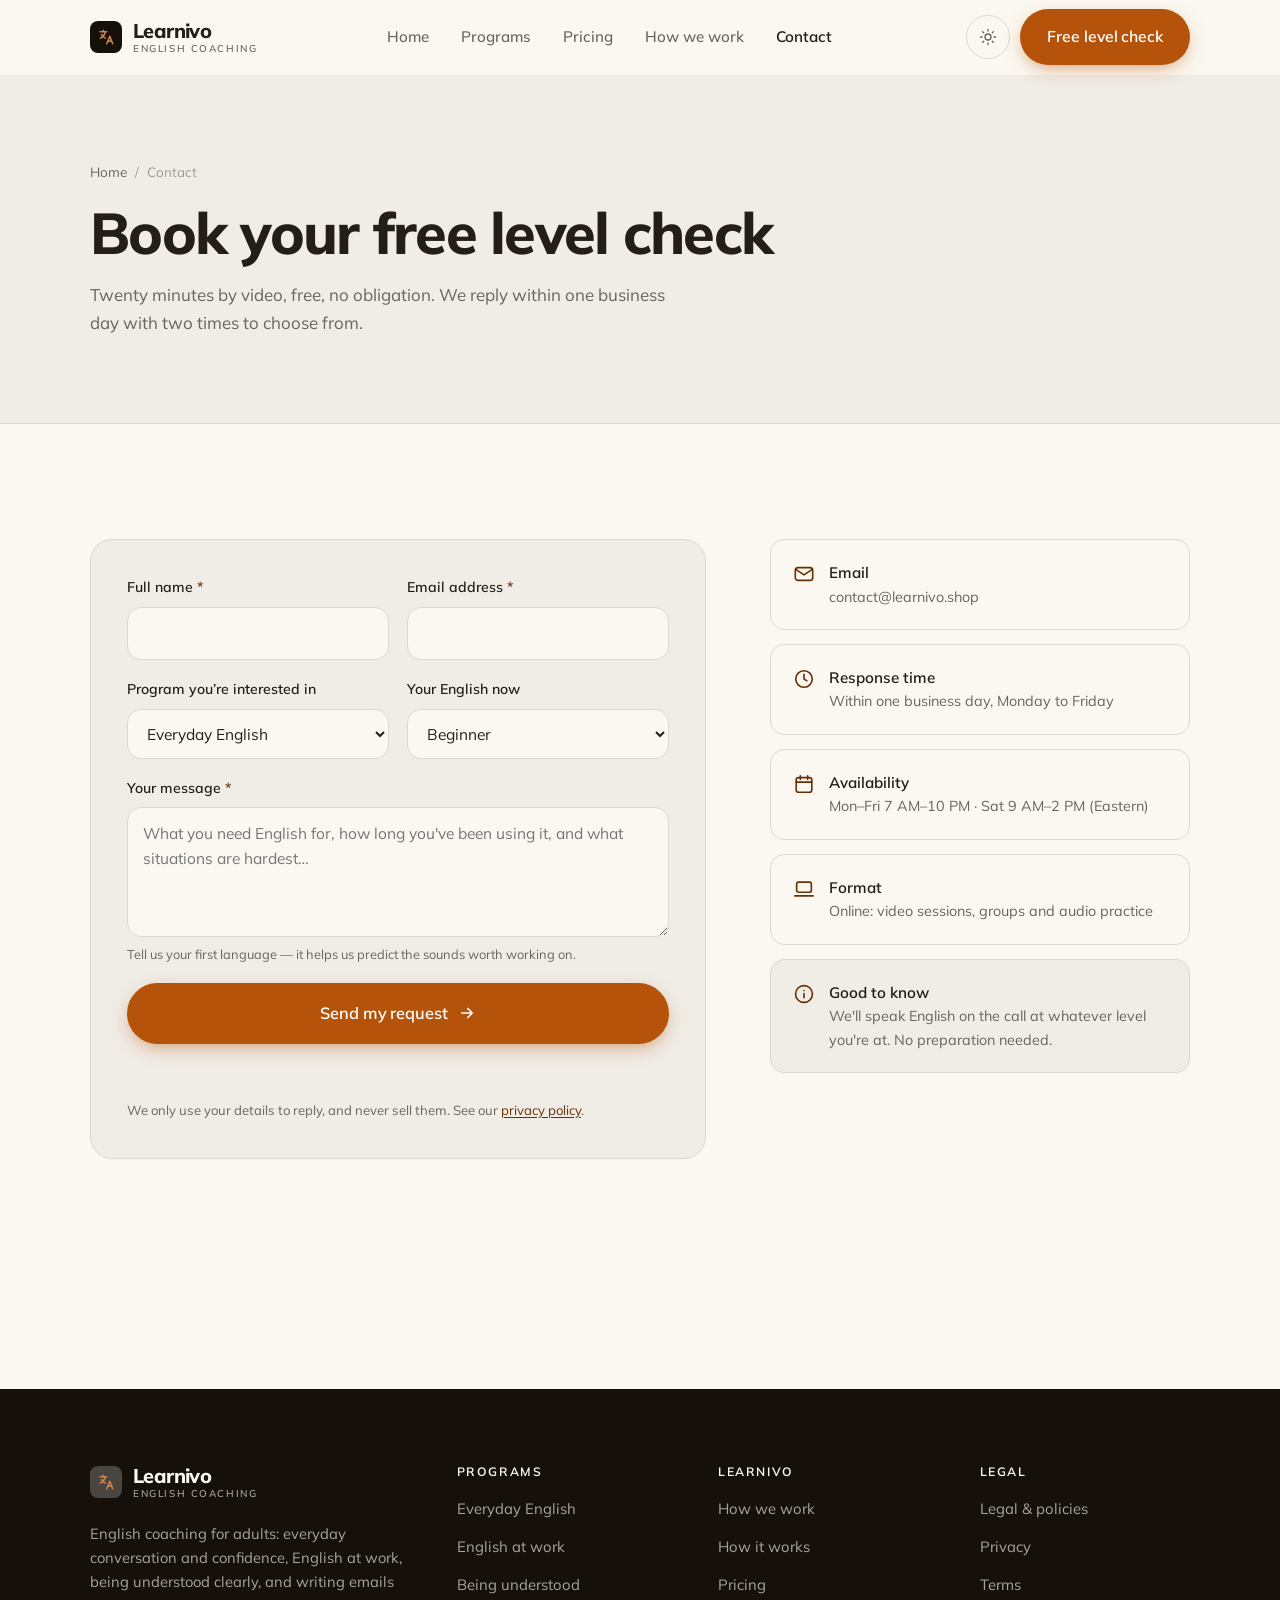
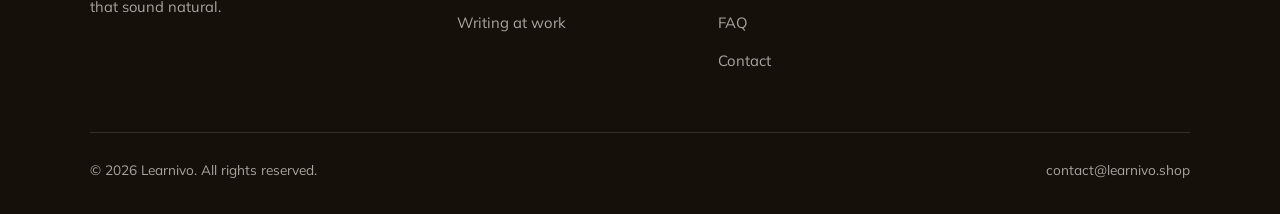
<file: contact.html>
<!DOCTYPE html>
<html lang="en" class="no-js">
<head>
<meta charset="utf-8">
<meta name="viewport" content="width=device-width, initial-scale=1">
<title>Contact — Learnivo</title>
<meta name="description" content="Book your free 20-minute level check. We reply within one business day.">
<link rel="canonical" href="https://learnivo.shop/contact.html">

<meta property="og:type" content="website">
<meta property="og:url" content="https://learnivo.shop/contact.html">
<meta property="og:site_name" content="Learnivo">
<meta property="og:locale" content="en_US">
<meta property="og:title" content="Contact — Learnivo">
<meta property="og:description" content="Book your free 20-minute level check. We reply within one business day.">
<meta name="theme-color" content="#16100a">

<link rel="icon" href="assets/img/favicon.svg" type="image/svg+xml">
<link rel="preconnect" href="https://fonts.googleapis.com">
<link rel="preconnect" href="https://fonts.gstatic.com" crossorigin>
<link rel="stylesheet" href="https://fonts.googleapis.com/css2?family=Mulish:wght@400..800&display=swap">
<link rel="stylesheet" href="assets/css/style.css">

<!-- Thème appliqué avant le premier rendu (évite le flash) -->
<script>
document.documentElement.classList.remove('no-js');
(function(){try{var t=localStorage.getItem('site-theme');if(t){document.documentElement.setAttribute('data-theme',t);}}catch(e){}})();
</script>
</head>

<body>
<a class="skip-link" href="#main">Skip to main content</a>

<header class="site-header">
  <nav class="wrap nav" aria-label="Main navigation">
    <a class="brand" href="index.html">
      <svg class="brand__mark" viewBox="0 0 64 64" aria-hidden="true">
        <rect class="bm-bg" width="64" height="64" rx="16"/>
        <g class="bm-ic" transform="translate(14 14) scale(1.5)" fill="none" stroke-width="2.1" stroke-linecap="round" stroke-linejoin="round"><path d="M4 5h9M8.5 3v2M11 5c-.8 4-3.4 7-6.5 8.5M6 9c1.2 2 3 3.5 5 4.5M13 21l4-10 4 10M14.5 17.5h5"/></g>
      </svg>
      <span>Learnivo<span class="brand__sub">English coaching</span></span>
    </a>

    <ul class="nav__links" id="nav-links">
      <li><a href="index.html">Home</a></li>
      <li><a href="programs.html">Programs</a></li>
      <li><a href="index.html#pricing">Pricing</a></li>
      <li><a href="about.html">How we work</a></li>
      <li><a href="contact.html" aria-current="page">Contact</a></li>
      <li><a class="btn btn--primary" href="contact.html">Free level check</a></li>
    </ul>

    <div class="nav__cta">
      <button class="theme-toggle" type="button" aria-label="Switch to dark theme">
        <svg class="icon-sun" viewBox="0 0 24 24" fill="none" stroke="currentColor" stroke-width="1.8" stroke-linecap="round" aria-hidden="true"><circle cx="12" cy="12" r="4"/><path d="M12 2v2m0 16v2M2 12h2m16 0h2M4.9 4.9l1.4 1.4m11.4 11.4 1.4 1.4M19.1 4.9l-1.4 1.4M6.3 17.7l-1.4 1.4"/></svg>
        <svg class="icon-moon" viewBox="0 0 24 24" fill="none" stroke="currentColor" stroke-width="1.8" stroke-linecap="round" stroke-linejoin="round" aria-hidden="true"><path d="M21 12.8A9 9 0 1 1 11.2 3a7 7 0 0 0 9.8 9.8z"/></svg>
      </button>
      <a class="btn btn--primary" href="contact.html">Free level check</a>
      <button class="nav__toggle" type="button" aria-expanded="false" aria-controls="nav-links" aria-label="Open menu">
        <svg class="icon-open" viewBox="0 0 24 24" fill="none" stroke="currentColor" stroke-width="2" stroke-linecap="round" aria-hidden="true"><path d="M3 6h18M3 12h18M3 18h18"/></svg>
        <svg class="icon-close" viewBox="0 0 24 24" fill="none" stroke="currentColor" stroke-width="2" stroke-linecap="round" aria-hidden="true"><path d="M6 6l12 12M18 6L6 18"/></svg>
      </button>
    </div>
  </nav>
</header>

<main id="main">

<section class="page-head">
  <div class="wrap">
    <nav class="breadcrumb" aria-label="Breadcrumb">
      <a href="index.html">Home</a><span>/</span><span aria-current="page">Contact</span>
    </nav>
    <h1>Book your free level check</h1>
    <p>Twenty minutes by video, free, no obligation. We reply within one business day with two times to choose from.</p>
  </div>
</section>

<section class="section wrap">
  <div class="form-layout">

    <!--
      FORM: the action attribute holds a placeholder id. Create a free form at
      https://formspree.io and replace VOTRE_ID_FORMSPREE. Until then, the button
      opens the visitor's email app with a pre-filled message to contact@learnivo.shop.
    -->
    <form class="form" id="contact-form" action="https://formspree.io/f/VOTRE_ID_FORMSPREE" method="POST"
          data-email="contact@learnivo.shop" data-subject="Level check request"
          data-msg-mail="Your email app will open with the message ready to send." data-msg-sending="Sending…"
          data-msg-ok="Thanks! Your message is on its way. We reply within one business day." data-msg-err="Sending failed. Please email us directly at">
      <div class="form__row">
        <div class="field">
          <label for="nom">Full name <span class="req" aria-hidden="true">*</span></label>
          <input type="text" id="nom" name="nom" autocomplete="name" required>
        </div>
        <div class="field">
          <label for="email">Email address <span class="req" aria-hidden="true">*</span></label>
          <input type="email" id="email" name="email" autocomplete="email" required>
        </div>
      </div>

      <div class="form__row">
        <div class="field">
          <label for="programme">Program you’re interested in</label>
          <select id="programme" name="programme">
            <option>Everyday English</option>
            <option>English at work</option>
            <option>Being understood</option>
            <option>Writing at work</option>
            <option>Not sure yet</option>
          </select>
        </div>
        <div class="field">
          <label for="niveau">Your English now</label>
          <select id="niveau" name="niveau">
            <option>Beginner</option>
            <option>I understand but rarely speak</option>
            <option>Comfortable, want fluency</option>
            <option>Advanced, want precision</option>
          </select>
        </div>
      </div>

      <div class="field">
        <label for="message">Your message <span class="req" aria-hidden="true">*</span></label>
        <textarea id="message" name="message" required placeholder="What you need English for, how long you've been using it, and what situations are hardest…"></textarea>
        <span class="field__hint">Tell us your first language — it helps us predict the sounds worth working on.</span>
      </div>

      <!-- Bot trap: hidden from humans -->
      <div class="visually-hidden" aria-hidden="true">
        <label for="site-web">Leave this field empty</label>
        <input type="text" id="site-web" name="_gotcha" tabindex="-1" autocomplete="off">
      </div>

      <button class="btn btn--primary btn--lg" type="submit">Send my request <svg viewBox="0 0 24 24" fill="none" stroke="currentColor" stroke-width="2.2" stroke-linecap="round" stroke-linejoin="round" aria-hidden="true"><path d="M5 12h14M13 6l6 6-6 6"/></svg></button>

      <p id="form-status" class="form__status" role="status" aria-live="polite"></p>

      <p class="form__note">
        We only use your details to reply, and never sell them. See our <a href="legal.html#privacy">privacy policy</a>.
      </p>
    </form>

    <aside class="contact-aside">
      <div class="contact-card">
        <svg viewBox="0 0 24 24" fill="none" stroke="currentColor" stroke-width="1.8" stroke-linecap="round" stroke-linejoin="round" aria-hidden="true"><rect x="2.5" y="5" width="19" height="14" rx="3"/><path d="M3 7l9 6 9-6"/></svg>
        <div><b>Email</b><a href="mailto:contact@learnivo.shop">contact@learnivo.shop</a></div>
      </div>
      <div class="contact-card">
        <svg viewBox="0 0 24 24" fill="none" stroke="currentColor" stroke-width="1.8" stroke-linecap="round" stroke-linejoin="round" aria-hidden="true"><circle cx="12" cy="12" r="9"/><path d="M12 7v5l3.2 2"/></svg>
        <div><b>Response time</b><span>Within one business day, Monday to Friday</span></div>
      </div>
      <div class="contact-card">
        <svg viewBox="0 0 24 24" fill="none" stroke="currentColor" stroke-width="1.8" stroke-linecap="round" stroke-linejoin="round" aria-hidden="true"><rect x="3.5" y="5" width="17" height="16" rx="2.5"/><path d="M8 3v4M16 3v4M3.5 10h17"/></svg>
        <div><b>Availability</b><span>Mon–Fri 7 AM–10 PM · Sat 9 AM–2 PM (Eastern)</span></div>
      </div>
      <div class="contact-card">
        <svg viewBox="0 0 24 24" fill="none" stroke="currentColor" stroke-width="1.8" stroke-linecap="round" stroke-linejoin="round" aria-hidden="true"><rect x="4" y="4.5" width="16" height="11" rx="2"/><path d="M2 19.5h20"/></svg>
        <div><b>Format</b><span>Online: video sessions, groups and audio practice</span></div>
      </div>
      <div class="contact-card contact-card--soft">
        <svg viewBox="0 0 24 24" fill="none" stroke="currentColor" stroke-width="1.8" stroke-linecap="round" stroke-linejoin="round" aria-hidden="true"><circle cx="12" cy="12" r="9.2"/><path d="M12 16v-4.5M12 8.2v.1"/></svg>
        <div><b>Good to know</b><span>We'll speak English on the call at whatever level you're at. No preparation needed.</span></div>
      </div>
    </aside>

  </div>
</section>

</main>

<footer class="site-footer">
  <div class="wrap">
    <div class="footer__grid">
      <div class="footer__brand">
        <a class="brand" href="index.html">
          <svg class="brand__mark" viewBox="0 0 64 64" aria-hidden="true">
        <rect class="bm-bg" width="64" height="64" rx="16"/>
        <g class="bm-ic" transform="translate(14 14) scale(1.5)" fill="none" stroke-width="2.1" stroke-linecap="round" stroke-linejoin="round"><path d="M4 5h9M8.5 3v2M11 5c-.8 4-3.4 7-6.5 8.5M6 9c1.2 2 3 3.5 5 4.5M13 21l4-10 4 10M14.5 17.5h5"/></g>
      </svg>
          <span>Learnivo<span class="brand__sub">English coaching</span></span>
        </a>
        <p>English coaching for adults: everyday conversation and confidence, English at work, being understood clearly, and writing emails that sound natural.</p>
      </div>

      <div class="footer__col">
        <h4>Programs</h4>
        <ul>
          <li><a href="programs.html#everyday">Everyday English</a></li>
          <li><a href="programs.html#work">English at work</a></li>
          <li><a href="programs.html#clarity">Being understood</a></li>
          <li><a href="programs.html#writing">Writing at work</a></li>
        </ul>
      </div>

      <div class="footer__col">
        <h4>Learnivo</h4>
        <ul>
          <li><a href="about.html">How we work</a></li>
          <li><a href="index.html#how-it-works">How it works</a></li>
          <li><a href="index.html#pricing">Pricing</a></li>
          <li><a href="index.html#faq">FAQ</a></li>
          <li><a href="contact.html">Contact</a></li>
        </ul>
      </div>

      <div class="footer__col">
        <h4>Legal</h4>
        <ul>
          <li><a href="legal.html">Legal &amp; policies</a></li>
          <li><a href="legal.html#privacy">Privacy</a></li>
          <li><a href="legal.html#terms">Terms</a></li>
        </ul>
      </div>
    </div>

    <div class="footer__bottom">
      <p>© <span data-year>2026</span> Learnivo. All rights reserved.</p>
      <p><a href="mailto:contact@learnivo.shop">contact@learnivo.shop</a></p>
    </div>
  </div>
</footer>

<script src="assets/js/main.js" defer></script>
</body>
</html>
</file>
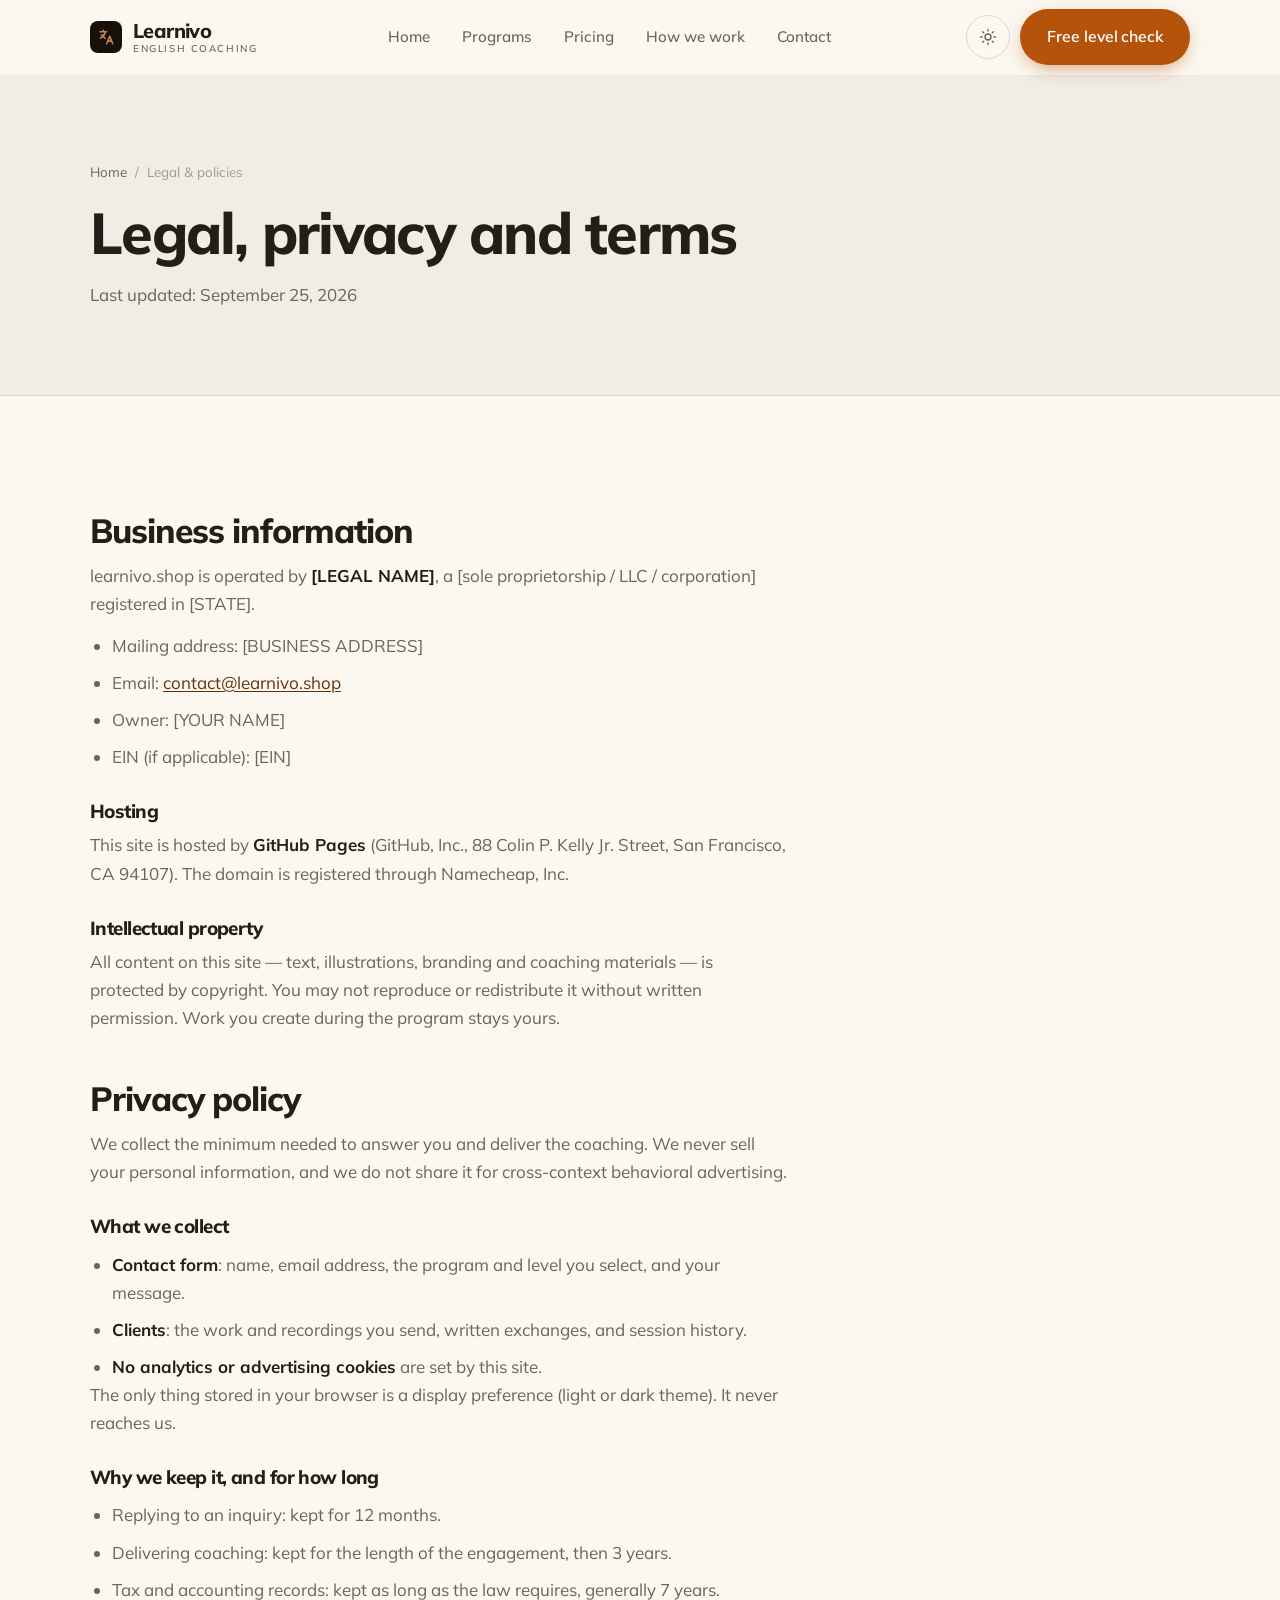
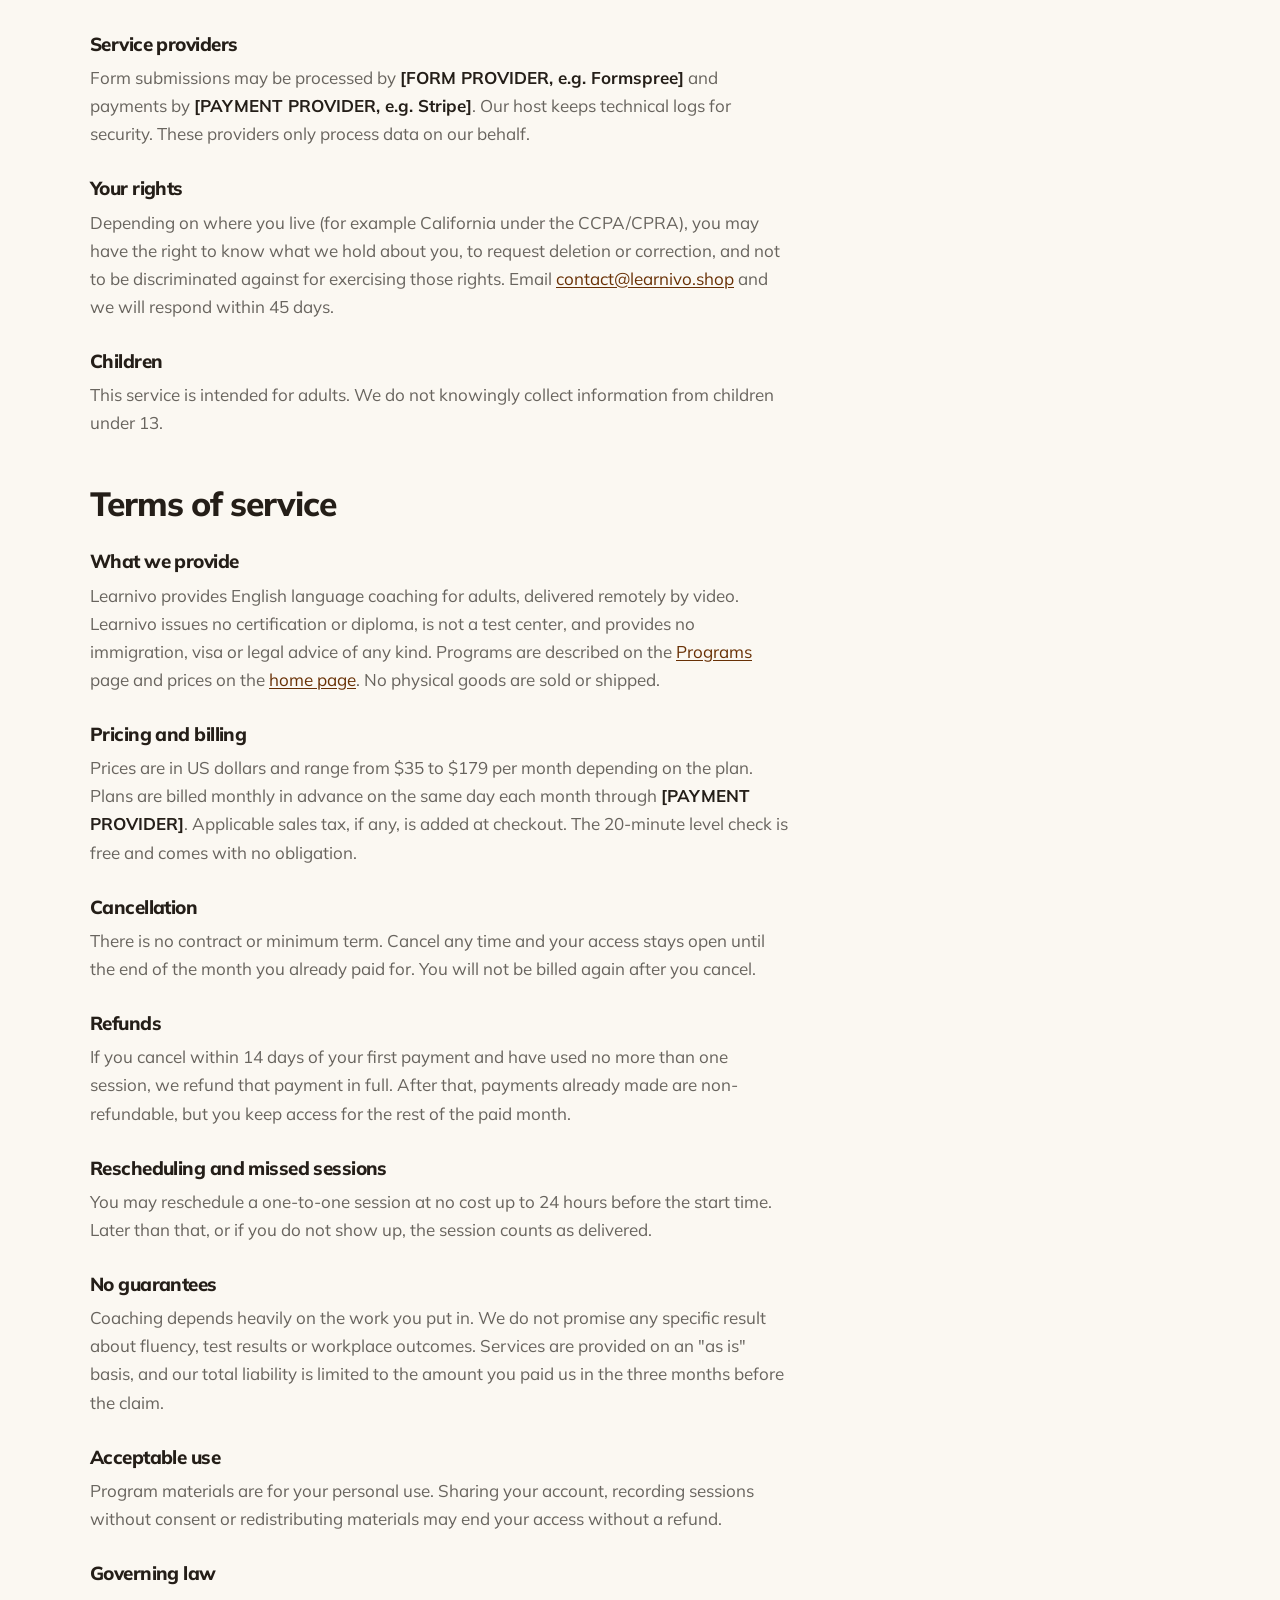
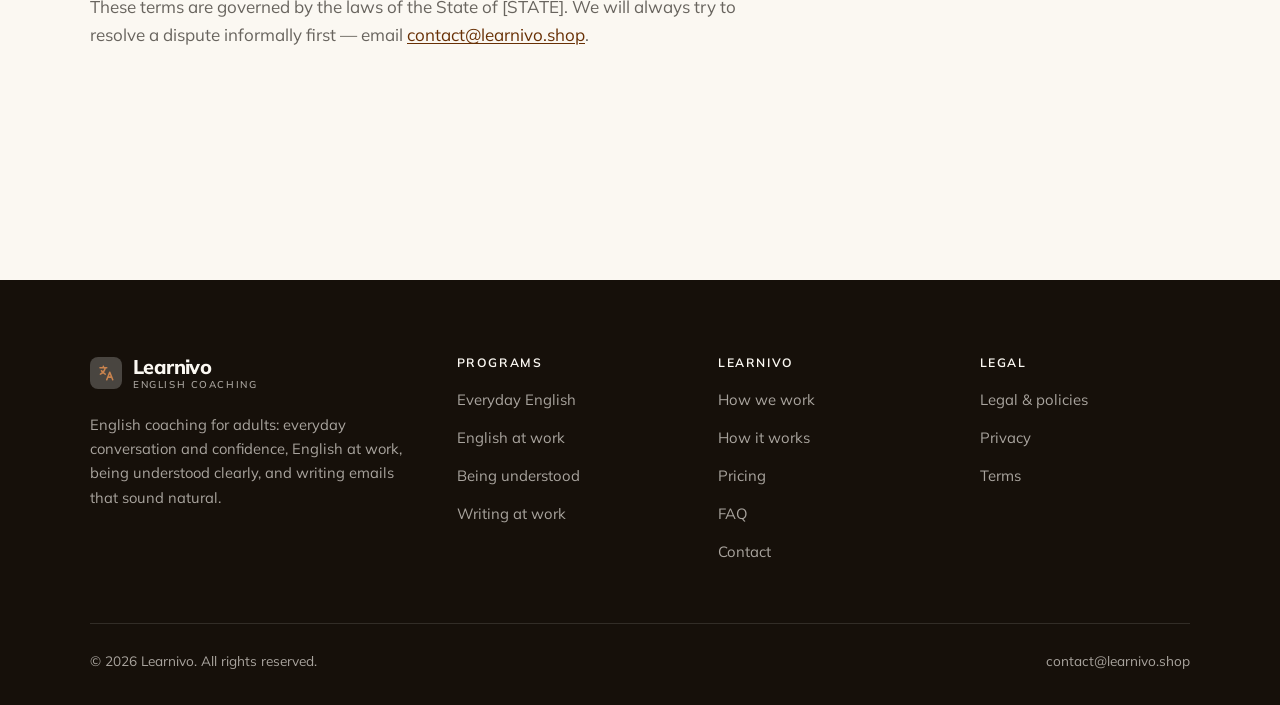
<file: legal.html>
<!DOCTYPE html>
<html lang="en" class="no-js">
<head>
<meta charset="utf-8">
<meta name="viewport" content="width=device-width, initial-scale=1">
<title>Legal, privacy and terms — Learnivo</title>
<meta name="description" content="Business information, privacy policy and terms of service for Learnivo.">
<meta name="robots" content="noindex">

<meta property="og:type" content="website">
<meta property="og:url" content="https://learnivo.shop/legal.html">
<meta property="og:site_name" content="Learnivo">
<meta property="og:locale" content="en_US">
<meta property="og:title" content="Legal, privacy and terms — Learnivo">
<meta property="og:description" content="Business information, privacy policy and terms of service for Learnivo.">
<meta name="theme-color" content="#16100a">

<link rel="icon" href="assets/img/favicon.svg" type="image/svg+xml">
<link rel="preconnect" href="https://fonts.googleapis.com">
<link rel="preconnect" href="https://fonts.gstatic.com" crossorigin>
<link rel="stylesheet" href="https://fonts.googleapis.com/css2?family=Mulish:wght@400..800&display=swap">
<link rel="stylesheet" href="assets/css/style.css">

<!-- Thème appliqué avant le premier rendu (évite le flash) -->
<script>
document.documentElement.classList.remove('no-js');
(function(){try{var t=localStorage.getItem('site-theme');if(t){document.documentElement.setAttribute('data-theme',t);}}catch(e){}})();
</script>
</head>

<body>
<a class="skip-link" href="#main">Skip to main content</a>

<header class="site-header">
  <nav class="wrap nav" aria-label="Main navigation">
    <a class="brand" href="index.html">
      <svg class="brand__mark" viewBox="0 0 64 64" aria-hidden="true">
        <rect class="bm-bg" width="64" height="64" rx="16"/>
        <g class="bm-ic" transform="translate(14 14) scale(1.5)" fill="none" stroke-width="2.1" stroke-linecap="round" stroke-linejoin="round"><path d="M4 5h9M8.5 3v2M11 5c-.8 4-3.4 7-6.5 8.5M6 9c1.2 2 3 3.5 5 4.5M13 21l4-10 4 10M14.5 17.5h5"/></g>
      </svg>
      <span>Learnivo<span class="brand__sub">English coaching</span></span>
    </a>

    <ul class="nav__links" id="nav-links">
      <li><a href="index.html">Home</a></li>
      <li><a href="programs.html">Programs</a></li>
      <li><a href="index.html#pricing">Pricing</a></li>
      <li><a href="about.html">How we work</a></li>
      <li><a href="contact.html">Contact</a></li>
      <li><a class="btn btn--primary" href="contact.html">Free level check</a></li>
    </ul>

    <div class="nav__cta">
      <button class="theme-toggle" type="button" aria-label="Switch to dark theme">
        <svg class="icon-sun" viewBox="0 0 24 24" fill="none" stroke="currentColor" stroke-width="1.8" stroke-linecap="round" aria-hidden="true"><circle cx="12" cy="12" r="4"/><path d="M12 2v2m0 16v2M2 12h2m16 0h2M4.9 4.9l1.4 1.4m11.4 11.4 1.4 1.4M19.1 4.9l-1.4 1.4M6.3 17.7l-1.4 1.4"/></svg>
        <svg class="icon-moon" viewBox="0 0 24 24" fill="none" stroke="currentColor" stroke-width="1.8" stroke-linecap="round" stroke-linejoin="round" aria-hidden="true"><path d="M21 12.8A9 9 0 1 1 11.2 3a7 7 0 0 0 9.8 9.8z"/></svg>
      </button>
      <a class="btn btn--primary" href="contact.html">Free level check</a>
      <button class="nav__toggle" type="button" aria-expanded="false" aria-controls="nav-links" aria-label="Open menu">
        <svg class="icon-open" viewBox="0 0 24 24" fill="none" stroke="currentColor" stroke-width="2" stroke-linecap="round" aria-hidden="true"><path d="M3 6h18M3 12h18M3 18h18"/></svg>
        <svg class="icon-close" viewBox="0 0 24 24" fill="none" stroke="currentColor" stroke-width="2" stroke-linecap="round" aria-hidden="true"><path d="M6 6l12 12M18 6L6 18"/></svg>
      </button>
    </div>
  </nav>
</header>

<main id="main">

<section class="page-head">
  <div class="wrap">
    <nav class="breadcrumb" aria-label="Breadcrumb">
      <a href="index.html">Home</a><span>/</span><span aria-current="page">Legal &amp; policies</span>
    </nav>
    <h1>Legal, privacy and terms</h1>
    <p>Last updated: <time datetime="2026-09-25">September 25, 2026</time></p>
  </div>
</section>

<section class="section wrap">
  <div class="prose">

    <!--
      TO DO: this is a skeleton, not legal advice. Replace every [BRACKET] with
      your real details before selling, and have a lawyer review it if you can.
      Consumer protection rules differ by state.
    -->

    <h2 id="business">Business information</h2>
    <p>
      learnivo.shop is operated by <strong>[LEGAL NAME]</strong>, a [sole proprietorship / LLC / corporation]
      registered in [STATE].
    </p>
    <ul>
      <li>Mailing address: [BUSINESS ADDRESS]</li>
      <li>Email: <a href="mailto:contact@learnivo.shop">contact@learnivo.shop</a></li>
      <li>Owner: [YOUR NAME]</li>
      <li>EIN (if applicable): [EIN]</li>
    </ul>

    <h3>Hosting</h3>
    <p>
      This site is hosted by <strong>GitHub Pages</strong> (GitHub, Inc., 88 Colin P. Kelly Jr. Street,
      San Francisco, CA 94107). The domain is registered through Namecheap, Inc.
    </p>

    <h3>Intellectual property</h3>
    <p>
      All content on this site — text, illustrations, branding and coaching materials — is protected by
      copyright. You may not reproduce or redistribute it without written permission. Work you create during
      the program stays yours.
    </p>

    <h2 id="privacy">Privacy policy</h2>
    <p>
      We collect the minimum needed to answer you and deliver the coaching. We never sell your personal
      information, and we do not share it for cross-context behavioral advertising.
    </p>
    <h3>What we collect</h3>
    <ul>
      <li><strong>Contact form</strong>: name, email address, the program and level you select, and your message.</li>
      <li><strong>Clients</strong>: the work and recordings you send, written exchanges, and session history.</li>
      <li><strong>No analytics or advertising cookies</strong> are set by this site.</li>
    </ul>
    <p>
      The only thing stored in your browser is a display preference (light or dark theme). It never reaches us.
    </p>
    <h3>Why we keep it, and for how long</h3>
    <ul>
      <li>Replying to an inquiry: kept for 12 months.</li>
      <li>Delivering coaching: kept for the length of the engagement, then 3 years.</li>
      <li>Tax and accounting records: kept as long as the law requires, generally 7 years.</li>
    </ul>
    <h3>Service providers</h3>
    <p>
      Form submissions may be processed by <strong>[FORM PROVIDER, e.g. Formspree]</strong> and payments by
      <strong>[PAYMENT PROVIDER, e.g. Stripe]</strong>. Our host keeps technical logs for security. These
      providers only process data on our behalf.
    </p>
    <h3>Your rights</h3>
    <p>
      Depending on where you live (for example California under the CCPA/CPRA), you may have the right to
      know what we hold about you, to request deletion or correction, and not to be discriminated against for
      exercising those rights. Email <a href="mailto:contact@learnivo.shop">contact@learnivo.shop</a> and we will respond within 45 days.
    </p>
    <h3>Children</h3>
    <p>
      This service is intended for adults. We do not knowingly collect information from children under 13.
    </p>

    <h2 id="terms">Terms of service</h2>
    <h3>What we provide</h3>
    <p>
      Learnivo provides English language coaching for adults, delivered remotely by video. Learnivo issues no certification or diploma, is not a test center, and provides no immigration, visa or legal advice of any kind. Programs are described on the
      <a href="programs.html">Programs</a> page and prices on the <a href="index.html#pricing">home page</a>.
      No physical goods are sold or shipped.
    </p>
    <h3>Pricing and billing</h3>
    <p>
      Prices are in US dollars and range from $35 to $179 per month
      depending on the plan. Plans are billed monthly in advance on the same day each month through
      <strong>[PAYMENT PROVIDER]</strong>. Applicable sales tax, if any, is added at checkout.
      The 20-minute level check is free and comes with no obligation.
    </p>
    <h3>Cancellation</h3>
    <p>
      There is no contract or minimum term. Cancel any time and your access stays open until the end of the
      month you already paid for. You will not be billed again after you cancel.
    </p>
    <h3>Refunds</h3>
    <p>
      If you cancel within 14 days of your first payment and have used no more than one session, we refund
      that payment in full. After that, payments already made are non-refundable, but you keep access for the
      rest of the paid month.
    </p>
    <h3>Rescheduling and missed sessions</h3>
    <p>
      You may reschedule a one-to-one session at no cost up to 24 hours before the start time. Later than
      that, or if you do not show up, the session counts as delivered.
    </p>
    <h3>No guarantees</h3>
    <p>
      Coaching depends heavily on the work you put in. We do not promise any specific result
      about fluency, test results or workplace outcomes. Services are provided on an "as is" basis, and our total
      liability is limited to the amount you paid us in the three months before the claim.
    </p>
    <h3>Acceptable use</h3>
    <p>
      Program materials are for your personal use. Sharing your account, recording sessions without consent
      or redistributing materials may end your access without a refund.
    </p>
    <h3>Governing law</h3>
    <p>
      These terms are governed by the laws of the State of [STATE]. We will always try to resolve a dispute
      informally first — email <a href="mailto:contact@learnivo.shop">contact@learnivo.shop</a>.
    </p>

  </div>
</section>

</main>

<footer class="site-footer">
  <div class="wrap">
    <div class="footer__grid">
      <div class="footer__brand">
        <a class="brand" href="index.html">
          <svg class="brand__mark" viewBox="0 0 64 64" aria-hidden="true">
        <rect class="bm-bg" width="64" height="64" rx="16"/>
        <g class="bm-ic" transform="translate(14 14) scale(1.5)" fill="none" stroke-width="2.1" stroke-linecap="round" stroke-linejoin="round"><path d="M4 5h9M8.5 3v2M11 5c-.8 4-3.4 7-6.5 8.5M6 9c1.2 2 3 3.5 5 4.5M13 21l4-10 4 10M14.5 17.5h5"/></g>
      </svg>
          <span>Learnivo<span class="brand__sub">English coaching</span></span>
        </a>
        <p>English coaching for adults: everyday conversation and confidence, English at work, being understood clearly, and writing emails that sound natural.</p>
      </div>

      <div class="footer__col">
        <h4>Programs</h4>
        <ul>
          <li><a href="programs.html#everyday">Everyday English</a></li>
          <li><a href="programs.html#work">English at work</a></li>
          <li><a href="programs.html#clarity">Being understood</a></li>
          <li><a href="programs.html#writing">Writing at work</a></li>
        </ul>
      </div>

      <div class="footer__col">
        <h4>Learnivo</h4>
        <ul>
          <li><a href="about.html">How we work</a></li>
          <li><a href="index.html#how-it-works">How it works</a></li>
          <li><a href="index.html#pricing">Pricing</a></li>
          <li><a href="index.html#faq">FAQ</a></li>
          <li><a href="contact.html">Contact</a></li>
        </ul>
      </div>

      <div class="footer__col">
        <h4>Legal</h4>
        <ul>
          <li><a href="legal.html">Legal &amp; policies</a></li>
          <li><a href="legal.html#privacy">Privacy</a></li>
          <li><a href="legal.html#terms">Terms</a></li>
        </ul>
      </div>
    </div>

    <div class="footer__bottom">
      <p>© <span data-year>2026</span> Learnivo. All rights reserved.</p>
      <p><a href="mailto:contact@learnivo.shop">contact@learnivo.shop</a></p>
    </div>
  </div>
</footer>

<script src="assets/js/main.js" defer></script>
</body>
</html>
</file>
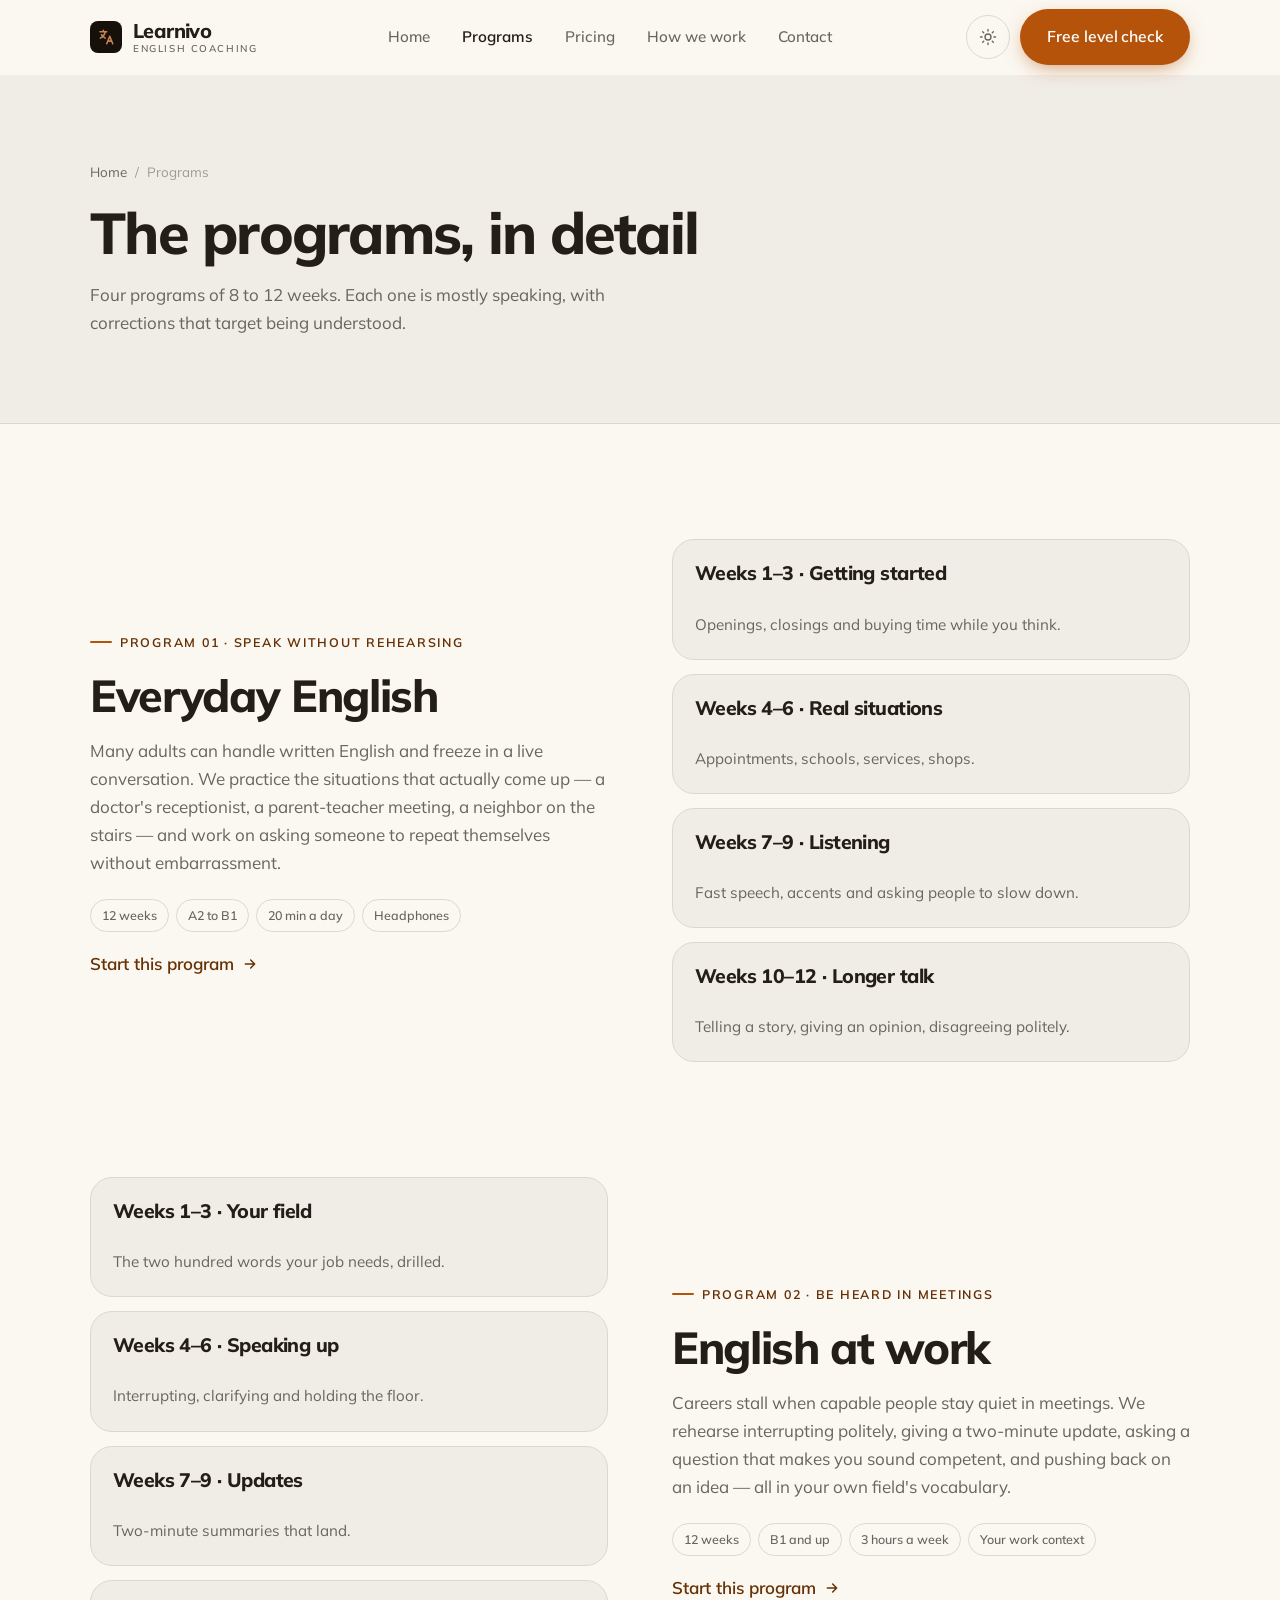
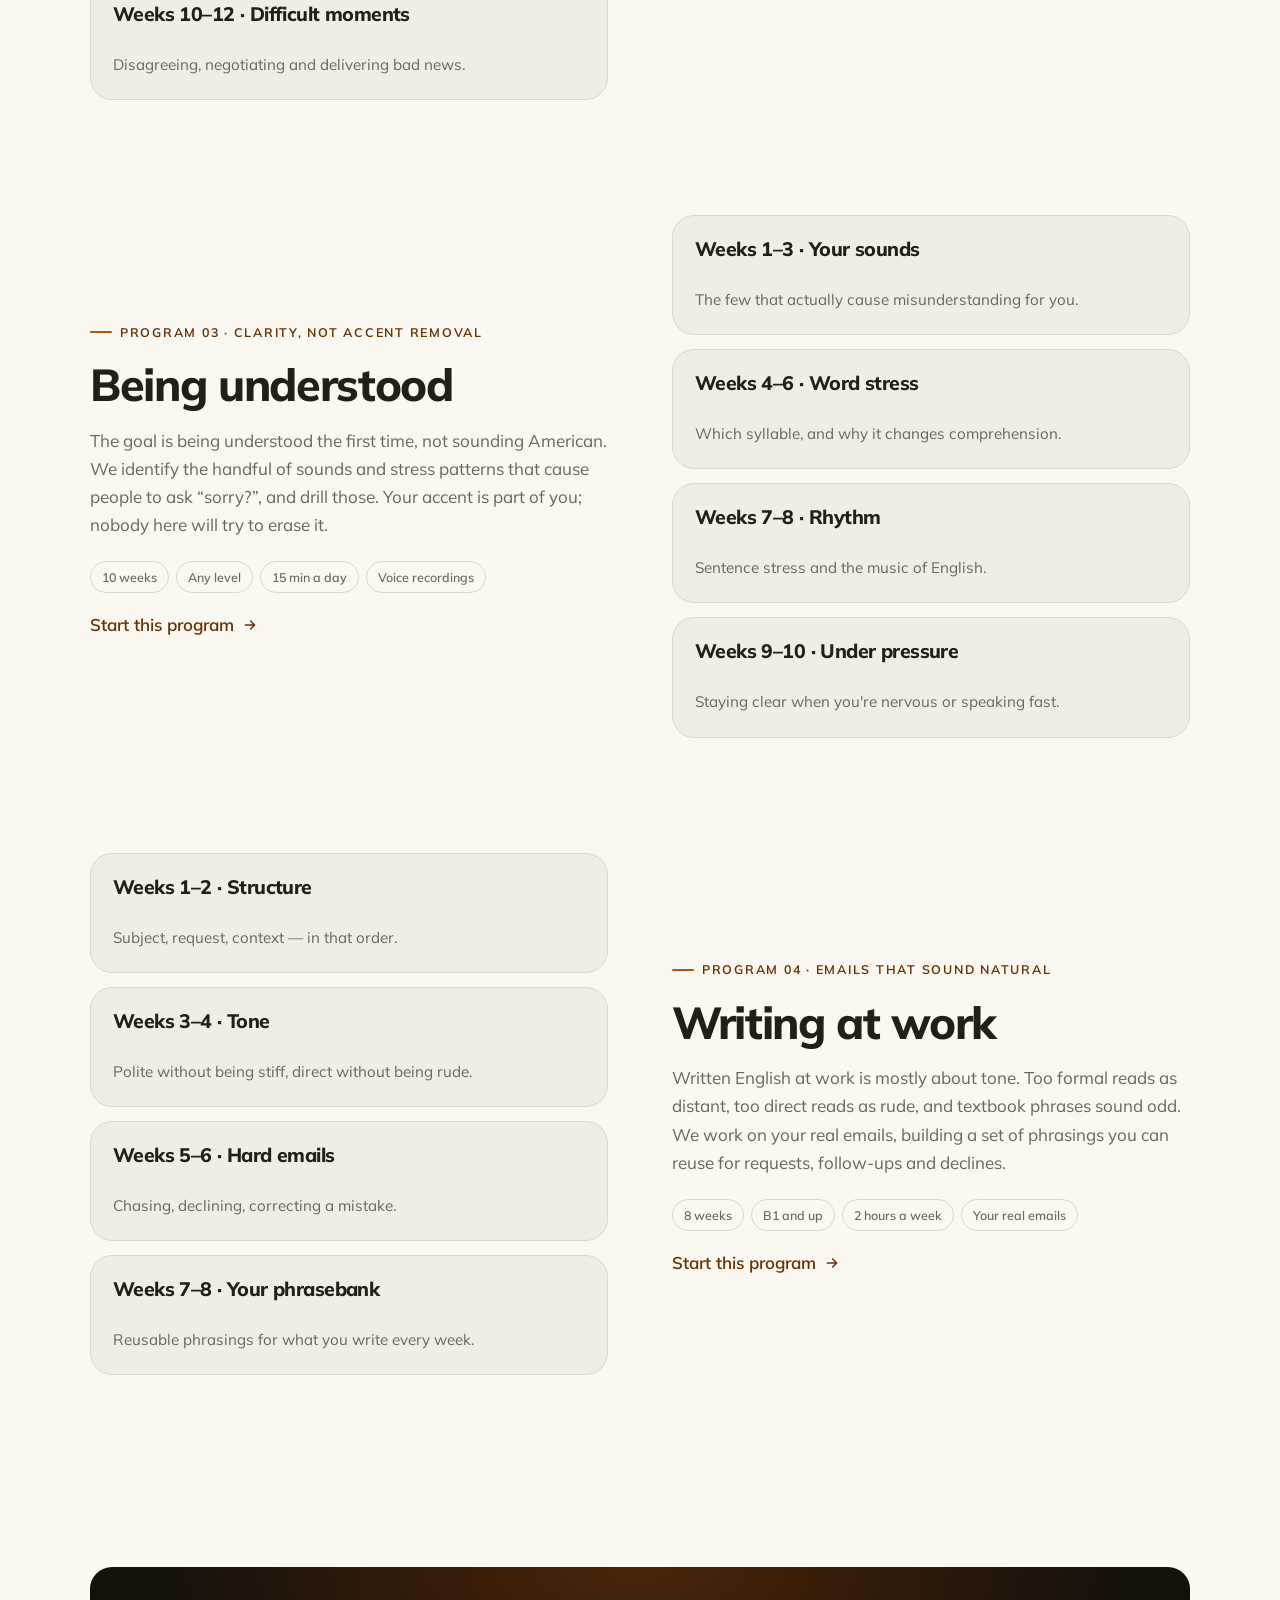
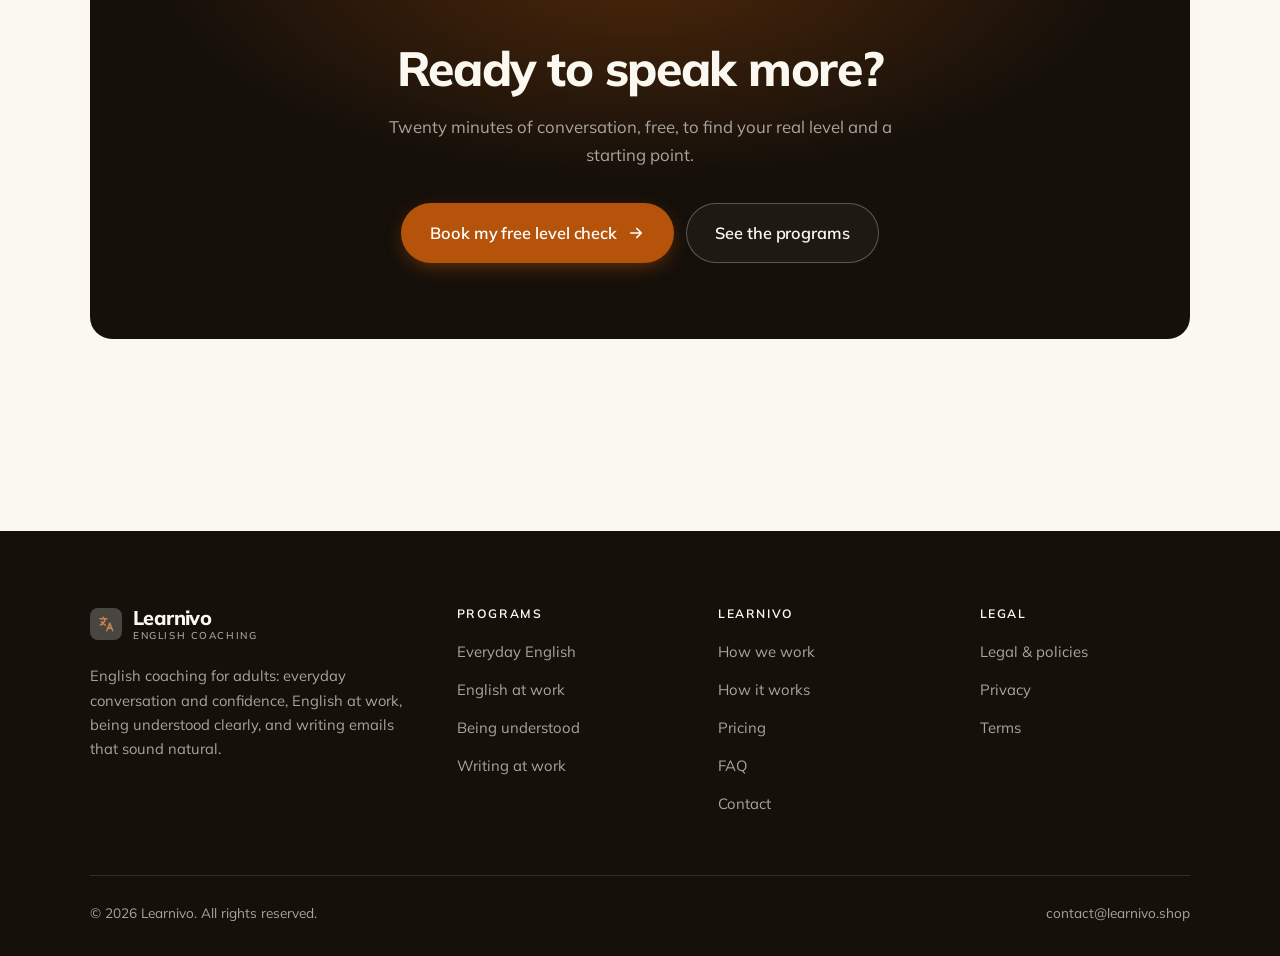
<file: programs.html>
<!DOCTYPE html>
<html lang="en" class="no-js">
<head>
<meta charset="utf-8">
<meta name="viewport" content="width=device-width, initial-scale=1">
<title>Programs — Learnivo</title>
<meta name="description" content="English coaching programs for adults: everyday English, English at work, being understood clearly, writing at work.">
<link rel="canonical" href="https://learnivo.shop/programs.html">

<meta property="og:type" content="website">
<meta property="og:url" content="https://learnivo.shop/programs.html">
<meta property="og:site_name" content="Learnivo">
<meta property="og:locale" content="en_US">
<meta property="og:title" content="Programs — Learnivo">
<meta property="og:description" content="English coaching programs for adults: everyday English, English at work, being understood clearly, writing at work.">
<meta name="theme-color" content="#16100a">

<link rel="icon" href="assets/img/favicon.svg" type="image/svg+xml">
<link rel="preconnect" href="https://fonts.googleapis.com">
<link rel="preconnect" href="https://fonts.gstatic.com" crossorigin>
<link rel="stylesheet" href="https://fonts.googleapis.com/css2?family=Mulish:wght@400..800&display=swap">
<link rel="stylesheet" href="assets/css/style.css">

<!-- Thème appliqué avant le premier rendu (évite le flash) -->
<script>
document.documentElement.classList.remove('no-js');
(function(){try{var t=localStorage.getItem('site-theme');if(t){document.documentElement.setAttribute('data-theme',t);}}catch(e){}})();
</script>
</head>

<body>
<a class="skip-link" href="#main">Skip to main content</a>

<header class="site-header">
  <nav class="wrap nav" aria-label="Main navigation">
    <a class="brand" href="index.html">
      <svg class="brand__mark" viewBox="0 0 64 64" aria-hidden="true">
        <rect class="bm-bg" width="64" height="64" rx="16"/>
        <g class="bm-ic" transform="translate(14 14) scale(1.5)" fill="none" stroke-width="2.1" stroke-linecap="round" stroke-linejoin="round"><path d="M4 5h9M8.5 3v2M11 5c-.8 4-3.4 7-6.5 8.5M6 9c1.2 2 3 3.5 5 4.5M13 21l4-10 4 10M14.5 17.5h5"/></g>
      </svg>
      <span>Learnivo<span class="brand__sub">English coaching</span></span>
    </a>

    <ul class="nav__links" id="nav-links">
      <li><a href="index.html">Home</a></li>
      <li><a href="programs.html" aria-current="page">Programs</a></li>
      <li><a href="index.html#pricing">Pricing</a></li>
      <li><a href="about.html">How we work</a></li>
      <li><a href="contact.html">Contact</a></li>
      <li><a class="btn btn--primary" href="contact.html">Free level check</a></li>
    </ul>

    <div class="nav__cta">
      <button class="theme-toggle" type="button" aria-label="Switch to dark theme">
        <svg class="icon-sun" viewBox="0 0 24 24" fill="none" stroke="currentColor" stroke-width="1.8" stroke-linecap="round" aria-hidden="true"><circle cx="12" cy="12" r="4"/><path d="M12 2v2m0 16v2M2 12h2m16 0h2M4.9 4.9l1.4 1.4m11.4 11.4 1.4 1.4M19.1 4.9l-1.4 1.4M6.3 17.7l-1.4 1.4"/></svg>
        <svg class="icon-moon" viewBox="0 0 24 24" fill="none" stroke="currentColor" stroke-width="1.8" stroke-linecap="round" stroke-linejoin="round" aria-hidden="true"><path d="M21 12.8A9 9 0 1 1 11.2 3a7 7 0 0 0 9.8 9.8z"/></svg>
      </button>
      <a class="btn btn--primary" href="contact.html">Free level check</a>
      <button class="nav__toggle" type="button" aria-expanded="false" aria-controls="nav-links" aria-label="Open menu">
        <svg class="icon-open" viewBox="0 0 24 24" fill="none" stroke="currentColor" stroke-width="2" stroke-linecap="round" aria-hidden="true"><path d="M3 6h18M3 12h18M3 18h18"/></svg>
        <svg class="icon-close" viewBox="0 0 24 24" fill="none" stroke="currentColor" stroke-width="2" stroke-linecap="round" aria-hidden="true"><path d="M6 6l12 12M18 6L6 18"/></svg>
      </button>
    </div>
  </nav>
</header>

<main id="main">

<section class="page-head">
  <div class="wrap">
    <nav class="breadcrumb" aria-label="Breadcrumb">
      <a href="index.html">Home</a><span>/</span><span aria-current="page">Programs</span>
    </nav>
    <h1>The programs, in detail</h1>
    <p>Four programs of 8 to 12 weeks. Each one is mostly speaking, with corrections that target being understood.</p>
  </div>
</section>

<section class="section wrap" id="everyday">
  <div class="split reveal">
    <div>
      <span class="eyebrow">Program 01 · Speak without rehearsing</span>
      <h2>Everyday English</h2>
      <p>Many adults can handle written English and freeze in a live conversation. We practice the situations that actually come up — a doctor's receptionist, a parent-teacher meeting, a neighbor on the stairs — and work on asking someone to repeat themselves without embarrassment.</p>
      <ul class="tags"><li>12 weeks</li><li>A2 to B1</li><li>20 min a day</li><li>Headphones</li></ul>
      <p><a class="arrow-link" href="contact.html">Start this program <svg viewBox="0 0 24 24" fill="none" stroke="currentColor" stroke-width="2.2" stroke-linecap="round" stroke-linejoin="round" aria-hidden="true"><path d="M5 12h14M13 6l6 6-6 6"/></svg></a></p>
    </div>
    <div class="grid grid--2 grid--tight">
      <article class="card card--sm">
        <h3>Weeks 1–3 · Getting started</h3>
        <p>Openings, closings and buying time while you think.</p>
      </article>
      <article class="card card--sm">
        <h3>Weeks 4–6 · Real situations</h3>
        <p>Appointments, schools, services, shops.</p>
      </article>
      <article class="card card--sm">
        <h3>Weeks 7–9 · Listening</h3>
        <p>Fast speech, accents and asking people to slow down.</p>
      </article>
      <article class="card card--sm">
        <h3>Weeks 10–12 · Longer talk</h3>
        <p>Telling a story, giving an opinion, disagreeing politely.</p>
      </article>
    </div>
  </div>
</section>

<section class="section section--flush wrap" id="work">
  <div class="split reveal">
    <div class="grid grid--2 grid--tight">
      <article class="card card--sm">
        <h3>Weeks 1–3 · Your field</h3>
        <p>The two hundred words your job needs, drilled.</p>
      </article>
      <article class="card card--sm">
        <h3>Weeks 4–6 · Speaking up</h3>
        <p>Interrupting, clarifying and holding the floor.</p>
      </article>
      <article class="card card--sm">
        <h3>Weeks 7–9 · Updates</h3>
        <p>Two-minute summaries that land.</p>
      </article>
      <article class="card card--sm">
        <h3>Weeks 10–12 · Difficult moments</h3>
        <p>Disagreeing, negotiating and delivering bad news.</p>
      </article>
    </div>
    <div>
      <span class="eyebrow">Program 02 · Be heard in meetings</span>
      <h2>English at work</h2>
      <p>Careers stall when capable people stay quiet in meetings. We rehearse interrupting politely, giving a two-minute update, asking a question that makes you sound competent, and pushing back on an idea — all in your own field's vocabulary.</p>
      <ul class="tags"><li>12 weeks</li><li>B1 and up</li><li>3 hours a week</li><li>Your work context</li></ul>
      <p><a class="arrow-link" href="contact.html">Start this program <svg viewBox="0 0 24 24" fill="none" stroke="currentColor" stroke-width="2.2" stroke-linecap="round" stroke-linejoin="round" aria-hidden="true"><path d="M5 12h14M13 6l6 6-6 6"/></svg></a></p>
    </div>
  </div>
</section>

<section class="section section--flush wrap" id="clarity">
  <div class="split reveal">
    <div>
      <span class="eyebrow">Program 03 · Clarity, not accent removal</span>
      <h2>Being understood</h2>
      <p>The goal is being understood the first time, not sounding American. We identify the handful of sounds and stress patterns that cause people to ask “sorry?”, and drill those. Your accent is part of you; nobody here will try to erase it.</p>
      <ul class="tags"><li>10 weeks</li><li>Any level</li><li>15 min a day</li><li>Voice recordings</li></ul>
      <p><a class="arrow-link" href="contact.html">Start this program <svg viewBox="0 0 24 24" fill="none" stroke="currentColor" stroke-width="2.2" stroke-linecap="round" stroke-linejoin="round" aria-hidden="true"><path d="M5 12h14M13 6l6 6-6 6"/></svg></a></p>
    </div>
    <div class="grid grid--2 grid--tight">
      <article class="card card--sm">
        <h3>Weeks 1–3 · Your sounds</h3>
        <p>The few that actually cause misunderstanding for you.</p>
      </article>
      <article class="card card--sm">
        <h3>Weeks 4–6 · Word stress</h3>
        <p>Which syllable, and why it changes comprehension.</p>
      </article>
      <article class="card card--sm">
        <h3>Weeks 7–8 · Rhythm</h3>
        <p>Sentence stress and the music of English.</p>
      </article>
      <article class="card card--sm">
        <h3>Weeks 9–10 · Under pressure</h3>
        <p>Staying clear when you're nervous or speaking fast.</p>
      </article>
    </div>
  </div>
</section>

<section class="section section--flush wrap" id="writing">
  <div class="split reveal">
    <div class="grid grid--2 grid--tight">
      <article class="card card--sm">
        <h3>Weeks 1–2 · Structure</h3>
        <p>Subject, request, context — in that order.</p>
      </article>
      <article class="card card--sm">
        <h3>Weeks 3–4 · Tone</h3>
        <p>Polite without being stiff, direct without being rude.</p>
      </article>
      <article class="card card--sm">
        <h3>Weeks 5–6 · Hard emails</h3>
        <p>Chasing, declining, correcting a mistake.</p>
      </article>
      <article class="card card--sm">
        <h3>Weeks 7–8 · Your phrasebank</h3>
        <p>Reusable phrasings for what you write every week.</p>
      </article>
    </div>
    <div>
      <span class="eyebrow">Program 04 · Emails that sound natural</span>
      <h2>Writing at work</h2>
      <p>Written English at work is mostly about tone. Too formal reads as distant, too direct reads as rude, and textbook phrases sound odd. We work on your real emails, building a set of phrasings you can reuse for requests, follow-ups and declines.</p>
      <ul class="tags"><li>8 weeks</li><li>B1 and up</li><li>2 hours a week</li><li>Your real emails</li></ul>
      <p><a class="arrow-link" href="contact.html">Start this program <svg viewBox="0 0 24 24" fill="none" stroke="currentColor" stroke-width="2.2" stroke-linecap="round" stroke-linejoin="round" aria-hidden="true"><path d="M5 12h14M13 6l6 6-6 6"/></svg></a></p>
    </div>
  </div>
</section>

<section class="wrap section--tight">
  <div class="cta-band reveal">
    <h2>Ready to speak more?</h2>
    <p>Twenty minutes of conversation, free, to find your real level and a starting point.</p>
    <div class="hero__actions">
      <a class="btn btn--primary btn--lg" href="contact.html">Book my free level check <svg viewBox="0 0 24 24" fill="none" stroke="currentColor" stroke-width="2.2" stroke-linecap="round" stroke-linejoin="round" aria-hidden="true"><path d="M5 12h14M13 6l6 6-6 6"/></svg></a>
      <a class="btn btn--on-dark btn--lg" href="programs.html">See the programs</a>
    </div>
  </div>
</section>

</main>

<footer class="site-footer">
  <div class="wrap">
    <div class="footer__grid">
      <div class="footer__brand">
        <a class="brand" href="index.html">
          <svg class="brand__mark" viewBox="0 0 64 64" aria-hidden="true">
        <rect class="bm-bg" width="64" height="64" rx="16"/>
        <g class="bm-ic" transform="translate(14 14) scale(1.5)" fill="none" stroke-width="2.1" stroke-linecap="round" stroke-linejoin="round"><path d="M4 5h9M8.5 3v2M11 5c-.8 4-3.4 7-6.5 8.5M6 9c1.2 2 3 3.5 5 4.5M13 21l4-10 4 10M14.5 17.5h5"/></g>
      </svg>
          <span>Learnivo<span class="brand__sub">English coaching</span></span>
        </a>
        <p>English coaching for adults: everyday conversation and confidence, English at work, being understood clearly, and writing emails that sound natural.</p>
      </div>

      <div class="footer__col">
        <h4>Programs</h4>
        <ul>
          <li><a href="programs.html#everyday">Everyday English</a></li>
          <li><a href="programs.html#work">English at work</a></li>
          <li><a href="programs.html#clarity">Being understood</a></li>
          <li><a href="programs.html#writing">Writing at work</a></li>
        </ul>
      </div>

      <div class="footer__col">
        <h4>Learnivo</h4>
        <ul>
          <li><a href="about.html">How we work</a></li>
          <li><a href="index.html#how-it-works">How it works</a></li>
          <li><a href="index.html#pricing">Pricing</a></li>
          <li><a href="index.html#faq">FAQ</a></li>
          <li><a href="contact.html">Contact</a></li>
        </ul>
      </div>

      <div class="footer__col">
        <h4>Legal</h4>
        <ul>
          <li><a href="legal.html">Legal &amp; policies</a></li>
          <li><a href="legal.html#privacy">Privacy</a></li>
          <li><a href="legal.html#terms">Terms</a></li>
        </ul>
      </div>
    </div>

    <div class="footer__bottom">
      <p>© <span data-year>2026</span> Learnivo. All rights reserved.</p>
      <p><a href="mailto:contact@learnivo.shop">contact@learnivo.shop</a></p>
    </div>
  </div>
</footer>

<script src="assets/js/main.js" defer></script>
</body>
</html>
</file>
<file: assets/css/style.css>
/* Learnivo — couleurs et polices de la marque.
   Modifier ces valeurs suffit à changer l'identité visuelle de tout le site. */
:root {
  --c-accent:    #b45309;
  --c-on-accent: #ffffff;
  --c-ink:       #16100a;
  --c-paper:     #fbf8f2;

  --accent-ink-light: color-mix(in srgb, var(--c-accent) 58%, black);
  --accent-on-dark:   color-mix(in srgb, var(--c-accent) 72%, white);

  --font-display: "Mulish", system-ui, -apple-system, "Segoe UI", sans-serif;
  --font-body: "Mulish", system-ui, -apple-system, "Segoe UI", sans-serif;
  --display-weight: 800;
  --display-tracking: -.03em;
}

/* ==========================================================================
   Feuille de style commune aux sites de coaching
   Les couleurs de marque (--c-accent, --c-on-accent, --c-ink, --c-paper) et
   les polices sont définies juste au-dessus, par site. Tout le reste en dérive.
   ========================================================================== */

/* --------------------------------------------------------------------------
   1. Tokens dérivés
   -------------------------------------------------------------------------- */

:root {
  /* Thème clair */
  --paper:      var(--c-paper);
  --paper-2:    color-mix(in srgb, var(--c-paper) 95%, var(--c-ink));
  --paper-3:    color-mix(in srgb, var(--c-paper) 89%, var(--c-ink));
  --line:       color-mix(in srgb, var(--c-paper) 86%, var(--c-ink));
  --text:       color-mix(in srgb, var(--c-ink) 94%, var(--c-paper));
  --muted:      color-mix(in srgb, var(--c-ink) 64%, var(--c-paper));
  --accent:     var(--c-accent);
  --accent-600: color-mix(in srgb, var(--c-accent) 86%, black);
  --accent-ink: var(--accent-ink-light);
  --on-accent:  var(--c-on-accent);
  --ink:        var(--c-ink);
  --ink-soft:   color-mix(in srgb, var(--c-ink) 90%, white);
  --on-ink:     var(--c-paper);
  --on-ink-mut: color-mix(in srgb, var(--c-paper) 64%, var(--c-ink));
  --brand-bg:   var(--c-ink);

  /* Rayons */
  --r-sm: 8px;
  --r-md: 14px;
  --r-lg: 22px;
  --r-full: 999px;

  /* Ombres */
  --sh-1: 0 1px 2px rgba(0, 0, 0, .05), 0 2px 8px rgba(0, 0, 0, .04);
  --sh-2: 0 2px 4px rgba(0, 0, 0, .05), 0 12px 32px rgba(0, 0, 0, .09);
  --sh-3: 0 4px 8px rgba(0, 0, 0, .06), 0 24px 56px rgba(0, 0, 0, .14);

  /* Rythme */
  --gutter: clamp(16px, 4vw, 40px);
  --maxw: 1180px;
  --section-y: clamp(64px, 9vw, 124px);

  --ease: cubic-bezier(.22, .61, .36, 1);
}

/* Thème sombre — suit le système, sauf si l'utilisateur a choisi « clair » */
@media (prefers-color-scheme: dark) {
  :root:not([data-theme="light"]) {
    --paper:      var(--c-ink);
    --paper-2:    color-mix(in srgb, var(--c-ink) 92%, white);
    --paper-3:    color-mix(in srgb, var(--c-ink) 86%, white);
    --line:       color-mix(in srgb, var(--c-ink) 80%, white);
    --text:       color-mix(in srgb, var(--c-paper) 94%, var(--c-ink));
    --muted:      color-mix(in srgb, var(--c-paper) 66%, var(--c-ink));
    --accent-ink: var(--accent-on-dark);
    --ink:        color-mix(in srgb, var(--c-ink) 72%, black);
    --brand-bg:   color-mix(in srgb, var(--c-ink) 80%, white);
    --sh-1: 0 1px 2px rgba(0, 0, 0, .4), 0 2px 8px rgba(0, 0, 0, .3);
    --sh-2: 0 2px 4px rgba(0, 0, 0, .4), 0 12px 32px rgba(0, 0, 0, .45);
    --sh-3: 0 4px 8px rgba(0, 0, 0, .45), 0 24px 56px rgba(0, 0, 0, .55);
  }
}

/* Thème sombre — choix explicite */
:root[data-theme="dark"] {
  --paper:      var(--c-ink);
  --paper-2:    color-mix(in srgb, var(--c-ink) 92%, white);
  --paper-3:    color-mix(in srgb, var(--c-ink) 86%, white);
  --line:       color-mix(in srgb, var(--c-ink) 80%, white);
  --text:       color-mix(in srgb, var(--c-paper) 94%, var(--c-ink));
  --muted:      color-mix(in srgb, var(--c-paper) 66%, var(--c-ink));
  --accent-ink: var(--accent-on-dark);
  --ink:        color-mix(in srgb, var(--c-ink) 72%, black);
  --brand-bg:   color-mix(in srgb, var(--c-ink) 80%, white);
  --sh-1: 0 1px 2px rgba(0, 0, 0, .4), 0 2px 8px rgba(0, 0, 0, .3);
  --sh-2: 0 2px 4px rgba(0, 0, 0, .4), 0 12px 32px rgba(0, 0, 0, .45);
  --sh-3: 0 4px 8px rgba(0, 0, 0, .45), 0 24px 56px rgba(0, 0, 0, .55);
}

/* --------------------------------------------------------------------------
   2. Reset / base
   -------------------------------------------------------------------------- */

*, *::before, *::after { box-sizing: border-box; }

* { margin: 0; }

html {
  -webkit-text-size-adjust: 100%;
  scroll-behavior: smooth;
  scroll-padding-top: 88px;
}

body {
  background: var(--paper);
  color: var(--text);
  font-family: var(--font-body);
  font-size: 17px;
  line-height: 1.65;
  -webkit-font-smoothing: antialiased;
  text-rendering: optimizeLegibility;
  overflow-x: hidden;
}

img, svg, video { display: block; max-width: 100%; height: auto; }

a { color: inherit; text-decoration: none; }

button, input, textarea, select { font: inherit; color: inherit; }

h1, h2, h3, h4 {
  font-family: var(--font-display);
  font-weight: var(--display-weight);
  line-height: 1.08;
  letter-spacing: var(--display-tracking);
  text-wrap: balance;
}

p { text-wrap: pretty; }

:focus-visible {
  outline: 3px solid var(--accent);
  outline-offset: 3px;
  border-radius: 4px;
}

::selection { background: var(--accent); color: var(--on-accent); }

/* --------------------------------------------------------------------------
   3. Utilitaires de mise en page
   -------------------------------------------------------------------------- */

.wrap {
  width: 100%;
  max-width: var(--maxw);
  margin-inline: auto;
  padding-inline: var(--gutter);
}

.section { padding-block: var(--section-y); }
.section--flush { padding-top: 0; }
.section--tight { padding-block: clamp(48px, 6vw, 80px); }

.skip-link {
  position: absolute;
  left: 12px;
  top: -100px;
  z-index: 200;
  background: var(--accent);
  color: var(--on-accent);
  padding: 12px 20px;
  border-radius: var(--r-sm);
  font-weight: 600;
  transition: top .2s var(--ease);
}
.skip-link:focus { top: 12px; }

.eyebrow {
  display: inline-flex;
  align-items: center;
  gap: 8px;
  font-size: .78rem;
  font-weight: 650;
  letter-spacing: .14em;
  text-transform: uppercase;
  color: var(--accent-ink);
  margin-bottom: 18px;
}
.eyebrow::before {
  content: "";
  width: 22px;
  height: 2px;
  background: var(--accent);
  border-radius: 2px;
}

.section-head { max-width: 62ch; margin-bottom: clamp(36px, 5vw, 60px); }
.section-head h2 { font-size: clamp(2rem, 4.4vw, 3.1rem); }
.section-head p {
  margin-top: 18px;
  color: var(--muted);
  font-size: clamp(1rem, 1.6vw, 1.12rem);
  max-width: 58ch;
}

.section-head--center { margin-inline: auto; text-align: center; }
.section-head--center .eyebrow { justify-content: center; }
.section-head--center p { margin-inline: auto; }

/* --------------------------------------------------------------------------
   4. Boutons
   -------------------------------------------------------------------------- */

.btn {
  display: inline-flex;
  align-items: center;
  justify-content: center;
  gap: 10px;
  padding: 14px 26px;
  border: 1px solid transparent;
  border-radius: var(--r-full);
  font-weight: 620;
  font-size: .98rem;
  letter-spacing: -.005em;
  cursor: pointer;
  white-space: nowrap;
  transition: transform .18s var(--ease), background-color .18s var(--ease),
              border-color .18s var(--ease), box-shadow .18s var(--ease), color .18s var(--ease);
}
.btn:hover { transform: translateY(-2px); }
.btn:active { transform: translateY(0); }

.btn--primary {
  background: var(--accent);
  color: var(--on-accent);
  box-shadow: 0 6px 20px -6px color-mix(in srgb, var(--c-accent) 65%, transparent);
}
.btn--primary:hover {
  background: var(--accent-600);
  box-shadow: 0 12px 28px -8px color-mix(in srgb, var(--c-accent) 70%, transparent);
}

.btn--ghost {
  border-color: var(--line);
  background: transparent;
  color: var(--text);
}
.btn--ghost:hover { border-color: var(--accent); color: var(--accent-ink); }

.btn--on-dark {
  border-color: color-mix(in srgb, var(--c-paper) 28%, transparent);
  color: var(--on-ink);
  background: color-mix(in srgb, var(--c-paper) 4%, transparent);
}
.btn--on-dark:hover {
  border-color: color-mix(in srgb, var(--c-paper) 60%, transparent);
  background: color-mix(in srgb, var(--c-paper) 10%, transparent);
}

.btn--lg { padding: 16px 28px; font-size: 1.02rem; }
.btn--block { width: 100%; }

.btn svg { width: 18px; height: 18px; flex: none; }

@media (max-width: 420px) {
  .btn--lg { padding: 15px 22px; font-size: 1rem; white-space: normal; text-align: center; }
}

/* Lien fléché */
.arrow-link {
  display: inline-flex;
  align-items: center;
  gap: 8px;
  font-weight: 620;
  color: var(--accent-ink);
}
.arrow-link svg { width: 16px; height: 16px; transition: transform .18s var(--ease); }
.arrow-link:hover svg { transform: translateX(4px); }

/* --------------------------------------------------------------------------
   5. En-tête / navigation
   -------------------------------------------------------------------------- */

.site-header {
  position: sticky;
  top: 0;
  z-index: 100;
  background: color-mix(in srgb, var(--paper) 82%, transparent);
  backdrop-filter: saturate(180%) blur(14px);
  -webkit-backdrop-filter: saturate(180%) blur(14px);
  border-bottom: 1px solid transparent;
  transition: border-color .25s var(--ease), background-color .25s var(--ease);
}
.site-header.is-stuck {
  border-bottom-color: var(--line);
  background: color-mix(in srgb, var(--paper) 94%, transparent);
}

.nav {
  display: flex;
  align-items: center;
  justify-content: space-between;
  gap: 24px;
  height: 74px;
}

.brand {
  display: inline-flex;
  align-items: center;
  gap: 11px;
  font-family: var(--font-display);
  font-weight: var(--display-weight);
  font-size: 1.24rem;
  letter-spacing: var(--display-tracking);
  flex: none;
  line-height: 1.1;
}
.brand__mark { width: 32px; height: 32px; flex: none; }
.brand__mark .bm-bg { fill: var(--brand-bg); }
.brand__mark .bm-ic { stroke: var(--accent-on-dark); color: var(--accent-on-dark); }
.brand__sub {
  display: block;
  font-family: var(--font-body);
  font-size: .62rem;
  font-weight: 550;
  letter-spacing: .16em;
  text-transform: uppercase;
  color: var(--muted);
  margin-top: 1px;
}

.nav__links {
  display: flex;
  align-items: center;
  gap: 4px;
  list-style: none;
  padding: 0;
}
.nav__links a {
  display: block;
  padding: 9px 14px;
  border-radius: var(--r-full);
  font-size: .95rem;
  font-weight: 520;
  color: var(--muted);
  transition: color .16s var(--ease), background-color .16s var(--ease);
}
.nav__links a:hover { color: var(--text); background: var(--paper-2); }
.nav__links a[aria-current="page"] { color: var(--text); font-weight: 620; }
.nav__links .btn { display: none; }

.nav__cta { display: flex; align-items: center; gap: 10px; flex: none; }

.nav__toggle {
  display: none;
  width: 44px;
  height: 44px;
  align-items: center;
  justify-content: center;
  background: transparent;
  border: 1px solid var(--line);
  border-radius: var(--r-full);
  cursor: pointer;
}
.nav__toggle svg { width: 20px; height: 20px; }
.nav__toggle .icon-close { display: none; }
.nav__toggle[aria-expanded="true"] .icon-open { display: none; }
.nav__toggle[aria-expanded="true"] .icon-close { display: block; }

@media (max-width: 900px) {
  .nav__links, .nav__cta .btn { display: none; }
  .nav__toggle { display: inline-flex; }

  .nav__links {
    position: fixed;
    inset: 74px 0 auto;
    flex-direction: column;
    align-items: stretch;
    gap: 2px;
    padding: 20px var(--gutter) 32px;
    background: var(--paper);
    border-bottom: 1px solid var(--line);
    box-shadow: var(--sh-2);
  }
  .nav__links.is-open { display: flex; }
  .nav__links a { padding: 14px 4px; font-size: 1.1rem; border-radius: var(--r-sm); }
  .nav__links a.btn { display: inline-flex; margin-top: 14px; padding: 14px 26px; color: var(--on-accent); }
}

@media (max-width: 380px) {
  .brand__sub { display: none; }
}

/* Bouton de thème */
.theme-toggle {
  width: 44px;
  height: 44px;
  display: inline-flex;
  align-items: center;
  justify-content: center;
  background: transparent;
  border: 1px solid var(--line);
  border-radius: var(--r-full);
  cursor: pointer;
  color: var(--muted);
  transition: color .16s var(--ease), border-color .16s var(--ease);
}
.theme-toggle:hover { color: var(--text); border-color: var(--accent); }
.theme-toggle svg { width: 18px; height: 18px; }
.theme-toggle .icon-moon { display: none; }
:root[data-theme="dark"] .theme-toggle .icon-sun { display: none; }
:root[data-theme="dark"] .theme-toggle .icon-moon { display: block; }
@media (prefers-color-scheme: dark) {
  :root:not([data-theme="light"]) .theme-toggle .icon-sun { display: none; }
  :root:not([data-theme="light"]) .theme-toggle .icon-moon { display: block; }
}

/* --------------------------------------------------------------------------
   6. Hero
   -------------------------------------------------------------------------- */

.hero {
  position: relative;
  background: var(--ink);
  color: var(--on-ink);
  overflow: hidden;
  isolation: isolate;
}

/* Halo de couleur + grain léger */
.hero::before {
  content: "";
  position: absolute;
  inset: -30% -10% auto;
  height: 130%;
  background:
    radial-gradient(60% 55% at 78% 18%, color-mix(in srgb, var(--c-accent) 34%, transparent), transparent 62%),
    radial-gradient(48% 44% at 12% 88%, color-mix(in srgb, var(--c-accent) 16%, transparent), transparent 66%);
  z-index: -2;
  pointer-events: none;
}
.hero::after {
  content: "";
  position: absolute;
  inset: 0;
  background-image: url("data:image/svg+xml,%3Csvg xmlns='http://www.w3.org/2000/svg' width='160' height='160'%3E%3Cfilter id='n'%3E%3CfeTurbulence type='fractalNoise' baseFrequency='.85' numOctaves='3'/%3E%3C/filter%3E%3Crect width='160' height='160' filter='url(%23n)' opacity='.28'/%3E%3C/svg%3E");
  opacity: .45;
  mix-blend-mode: overlay;
  z-index: -1;
  pointer-events: none;
}

.hero__inner {
  display: grid;
  grid-template-columns: minmax(0, 1.05fr) minmax(0, .95fr);
  align-items: center;
  gap: clamp(32px, 5vw, 72px);
  padding-block: clamp(56px, 8vw, 110px);
}

.hero h1 {
  font-size: clamp(2.5rem, 6vw, 4.6rem);
  letter-spacing: calc(var(--display-tracking) * 1.4);
}
.hero h1 em {
  font-style: normal;
  color: var(--accent-on-dark);
  text-decoration: underline;
  text-decoration-color: color-mix(in srgb, var(--c-accent) 45%, transparent);
  text-decoration-thickness: .1em;
  text-underline-offset: .14em;
  text-decoration-skip-ink: none;
}

.hero__lede {
  margin-top: 22px;
  font-size: clamp(1.04rem, 1.9vw, 1.2rem);
  color: var(--on-ink-mut);
  max-width: 50ch;
}

.hero__actions {
  display: flex;
  flex-wrap: wrap;
  gap: 12px;
  margin-top: 34px;
}

.hero__eyebrow { color: var(--accent-on-dark); }
.hero__eyebrow::before { background: var(--accent-on-dark); }

/* Faits sur l'offre */
.hero__proof {
  display: grid;
  grid-template-columns: repeat(4, minmax(0, 1fr));
  gap: clamp(18px, 3vw, 32px);
  margin-top: 44px;
  padding: 26px 0 0;
  border-top: 1px solid color-mix(in srgb, var(--c-paper) 14%, transparent);
  list-style: none;
}
.stat__num {
  display: block;
  font-family: var(--font-display);
  font-size: clamp(1.5rem, 2.6vw, 2.05rem);
  font-weight: var(--display-weight);
  line-height: 1;
  letter-spacing: var(--display-tracking);
  white-space: nowrap;
}
.stat__label {
  display: block;
  margin-top: 7px;
  font-size: .82rem;
  line-height: 1.4;
  color: var(--on-ink-mut);
}

.hero__art svg { width: 100%; height: auto; border-radius: var(--r-lg); box-shadow: var(--sh-3); }

@media (max-width: 880px) {
  .hero__inner { grid-template-columns: 1fr; }
  .hero__art { order: -1; max-width: 560px; }
}
@media (max-width: 540px) {
  .hero__proof { grid-template-columns: repeat(2, minmax(0, 1fr)); }
}

/* --------------------------------------------------------------------------
   7. Bandeau défilant
   -------------------------------------------------------------------------- */

.marquee {
  background: var(--ink-soft);
  color: var(--on-ink-mut);
  border-top: 1px solid color-mix(in srgb, var(--c-paper) 8%, transparent);
  padding-block: 18px;
  overflow: hidden;
  white-space: nowrap;
  mask-image: linear-gradient(90deg, transparent, #000 8%, #000 92%, transparent);
  -webkit-mask-image: linear-gradient(90deg, transparent, #000 8%, #000 92%, transparent);
}
.marquee__track {
  display: inline-flex;
  gap: 42px;
  align-items: center;
  animation: marquee 38s linear infinite;
  font-size: .86rem;
  letter-spacing: .12em;
  text-transform: uppercase;
  font-weight: 560;
}
.marquee__track span { display: inline-flex; align-items: center; gap: 42px; }
.marquee__track span::after {
  content: "";
  width: 5px; height: 5px;
  border-radius: 50%;
  background: var(--accent);
  opacity: .8;
}
@keyframes marquee { to { transform: translateX(-50%); } }

/* --------------------------------------------------------------------------
   8. Grilles de cartes
   -------------------------------------------------------------------------- */

.grid {
  display: grid;
  gap: clamp(16px, 2.2vw, 26px);
}
.grid--2 { grid-template-columns: repeat(auto-fit, minmax(min(100%, 260px), 1fr)); }
.grid--3 { grid-template-columns: repeat(auto-fit, minmax(min(100%, 270px), 1fr)); }
.grid--4 { grid-template-columns: repeat(auto-fit, minmax(min(100%, 230px), 1fr)); }
.grid--tight { gap: 14px; }

.card {
  position: relative;
  display: flex;
  flex-direction: column;
  padding: 28px;
  background: var(--paper-2);
  border: 1px solid var(--line);
  border-radius: var(--r-lg);
  transition: transform .22s var(--ease), box-shadow .22s var(--ease), border-color .22s var(--ease);
}
a.card:hover, .card--lift:hover {
  transform: translateY(-5px);
  box-shadow: var(--sh-2);
  border-color: color-mix(in srgb, var(--c-accent) 45%, var(--line));
}
.card--sm { padding: 22px; }
.card--sm h3 { font-size: 1rem; }
.card__icon {
  width: 52px;
  height: 52px;
  display: grid;
  place-items: center;
  border-radius: var(--r-md);
  background: color-mix(in srgb, var(--c-accent) 15%, transparent);
  color: var(--accent-ink);
  margin-bottom: 20px;
}
.card__icon svg { width: 26px; height: 26px; }
.card h3 { font-size: 1.22rem; margin-bottom: 10px; }
.card p { color: var(--muted); font-size: .95rem; }
.card .arrow-link { margin-top: auto; padding-top: 18px; font-size: .92rem; }

.tags {
  list-style: none;
  padding: 0;
  margin: 18px 0 0;
  display: flex;
  flex-wrap: wrap;
  gap: 7px;
}
.tags li {
  font-size: .78rem;
  font-weight: 560;
  padding: 5px 11px;
  border-radius: var(--r-full);
  background: var(--paper);
  border: 1px solid var(--line);
  color: var(--muted);
}

/* --------------------------------------------------------------------------
   9. Méthode (étapes)
   -------------------------------------------------------------------------- */

.steps { counter-reset: step; }
.step {
  position: relative;
  padding: 30px 26px 26px;
  background: var(--paper);
  border: 1px solid var(--line);
  border-radius: var(--r-lg);
}
.step::before {
  counter-increment: step;
  content: "0" counter(step);
  display: block;
  font-family: var(--font-display);
  font-size: 2.6rem;
  font-weight: var(--display-weight);
  line-height: 1;
  letter-spacing: var(--display-tracking);
  color: color-mix(in srgb, var(--c-accent) 55%, var(--paper));
  margin-bottom: 16px;
}
.step h3 { font-size: 1.12rem; margin-bottom: 9px; }
.step p { color: var(--muted); font-size: .93rem; }

/* --------------------------------------------------------------------------
   10. Tarifs
   -------------------------------------------------------------------------- */

.plans { align-items: start; }

.plan {
  display: flex;
  flex-direction: column;
  padding: 32px 28px;
  background: var(--paper);
  border: 1px solid var(--line);
  border-radius: var(--r-lg);
  height: 100%;
  position: relative;
}
.plan--featured {
  background: var(--ink);
  color: var(--on-ink);
  border-color: var(--ink);
  box-shadow: var(--sh-3);
}
.plan--featured .plan__desc,
.plan--featured .plan__period,
.plan--featured .plan__features li { color: var(--on-ink-mut); }
.plan--featured .plan__features li::before { color: var(--accent-on-dark); }

.plan__tag {
  position: absolute;
  top: 18px;
  right: 18px;
  font-size: .7rem;
  font-weight: 680;
  letter-spacing: .1em;
  text-transform: uppercase;
  padding: 5px 12px;
  border-radius: var(--r-full);
  background: var(--accent);
  color: var(--on-accent);
}

.plan h3 { font-size: 1.3rem; }
.plan--featured h3 { padding-right: 120px; }
.plan__desc { margin-top: 8px; color: var(--muted); font-size: .92rem; min-height: 2.8em; }

.plan__price {
  display: flex;
  align-items: baseline;
  gap: 6px;
  margin: 22px 0 4px;
  font-family: var(--font-display);
  font-size: clamp(2.2rem, 4vw, 2.9rem);
  font-weight: var(--display-weight);
  letter-spacing: var(--display-tracking);
  line-height: 1;
}
.plan__period { font-family: var(--font-body); font-size: .9rem; font-weight: 450; color: var(--muted); letter-spacing: 0; }

.plan__features {
  list-style: none;
  padding: 0;
  margin: 24px 0 28px;
  display: grid;
  gap: 11px;
  flex: 1;
}
.plan__features li {
  display: grid;
  grid-template-columns: 20px 1fr;
  gap: 10px;
  font-size: .93rem;
  color: var(--muted);
  align-items: start;
}
.plan__features li::before {
  content: "✓";
  color: var(--accent-ink);
  font-weight: 700;
  line-height: 1.5;
}

.plans-note { text-align: center; margin-top: 26px; font-size: .88rem; color: var(--muted); }

/* --------------------------------------------------------------------------
   11. Bloc split (texte + illustration)
   -------------------------------------------------------------------------- */

.split {
  display: grid;
  grid-template-columns: repeat(auto-fit, minmax(min(100%, 340px), 1fr));
  gap: clamp(32px, 5vw, 68px);
  align-items: center;
}
.split--top { align-items: start; }
.split__art svg { width: 100%; border-radius: var(--r-lg); box-shadow: var(--sh-2); }
.split h2 { font-size: clamp(1.9rem, 4vw, 2.8rem); }
.split p { margin-top: 18px; color: var(--muted); }
.split .tags { margin-top: 22px; }

/* --------------------------------------------------------------------------
   12. FAQ
   -------------------------------------------------------------------------- */

.faq { max-width: 780px; margin-inline: auto; }
.faq details {
  border-bottom: 1px solid var(--line);
  padding: 4px 0;
}
.faq summary {
  display: flex;
  align-items: center;
  justify-content: space-between;
  gap: 20px;
  padding: 22px 4px;
  cursor: pointer;
  list-style: none;
  font-family: var(--font-display);
  font-size: 1.08rem;
  font-weight: var(--display-weight);
  letter-spacing: var(--display-tracking);
}
.faq summary::-webkit-details-marker { display: none; }
.faq summary::after {
  content: "";
  flex: none;
  width: 13px;
  height: 13px;
  border-right: 2px solid var(--muted);
  border-bottom: 2px solid var(--muted);
  transform: rotate(45deg) translate(-3px, -3px);
  transition: transform .2s var(--ease), border-color .2s var(--ease);
}
.faq details[open] summary::after {
  transform: rotate(225deg) translate(-3px, -3px);
  border-color: var(--accent);
}
.faq details p { padding: 0 4px 24px; color: var(--muted); max-width: 66ch; }

/* --------------------------------------------------------------------------
   13. Bandeau d'appel à l'action
   -------------------------------------------------------------------------- */

.cta-band {
  position: relative;
  background: var(--ink);
  color: var(--on-ink);
  border-radius: var(--r-lg);
  padding: clamp(40px, 6vw, 76px) clamp(24px, 5vw, 64px);
  overflow: hidden;
  isolation: isolate;
  text-align: center;
}
.cta-band::before {
  content: "";
  position: absolute;
  inset: 0;
  background: radial-gradient(70% 90% at 50% 0%, color-mix(in srgb, var(--c-accent) 34%, transparent), transparent 62%);
  z-index: -1;
}
.cta-band h2 { font-size: clamp(1.9rem, 4.4vw, 3rem); }
.cta-band p {
  margin: 18px auto 0;
  max-width: 52ch;
  color: var(--on-ink-mut);
  font-size: 1.05rem;
}
.cta-band .hero__actions { justify-content: center; }

/* --------------------------------------------------------------------------
   14. Formulaire
   -------------------------------------------------------------------------- */

.form-layout {
  display: grid;
  grid-template-columns: minmax(0, 1fr) minmax(0, 420px);
  gap: clamp(32px, 5vw, 64px);
  align-items: start;
}
@media (max-width: 880px) { .form-layout { grid-template-columns: 1fr; } }

.form {
  display: grid;
  gap: 18px;
  padding: clamp(22px, 3.5vw, 36px);
  background: var(--paper-2);
  border: 1px solid var(--line);
  border-radius: var(--r-lg);
}
.form__row { display: grid; grid-template-columns: repeat(auto-fit, minmax(min(100%, 200px), 1fr)); gap: 18px; }

.field { display: grid; gap: 7px; }
.field label { font-size: .88rem; font-weight: 600; }
.field label .req { color: var(--accent-ink); }
.field input, .field textarea, .field select {
  width: 100%;
  padding: 13px 15px;
  background: var(--paper);
  border: 1px solid var(--line);
  border-radius: var(--r-md);
  font-size: .97rem;
  transition: border-color .16s var(--ease), box-shadow .16s var(--ease);
}
.field input:focus, .field textarea:focus, .field select:focus {
  outline: none;
  border-color: var(--accent);
  box-shadow: 0 0 0 3px color-mix(in srgb, var(--c-accent) 24%, transparent);
}
.field textarea { resize: vertical; min-height: 130px; }
.field__hint { font-size: .8rem; color: var(--muted); }

.form__status { font-size: .9rem; font-weight: 600; min-height: 1.4em; }
.form__note { font-size: .82rem; color: var(--muted); }
.form__note a { color: var(--accent-ink); text-decoration: underline; text-underline-offset: 2px; }

.contact-aside { display: grid; gap: 14px; }
.contact-card {
  display: flex;
  gap: 14px;
  padding: 20px 22px;
  background: var(--paper);
  border: 1px solid var(--line);
  border-radius: var(--r-md);
}
.contact-card--soft { background: var(--paper-2); }
.contact-card svg { width: 22px; height: 22px; flex: none; color: var(--accent-ink); margin-top: 3px; }
.contact-card b { display: block; font-size: .95rem; font-weight: 620; }
.contact-card span, .contact-card a { display: block; font-size: .9rem; color: var(--muted); }
.contact-card a:hover { color: var(--accent-ink); }

/* --------------------------------------------------------------------------
   15. Page interne — en-tête
   -------------------------------------------------------------------------- */

.page-head {
  background: var(--paper-2);
  border-bottom: 1px solid var(--line);
  padding-block: clamp(48px, 7vw, 86px);
}
.page-head h1 { font-size: clamp(2.2rem, 5.4vw, 3.6rem); max-width: 20ch; }
.page-head p { margin-top: 18px; color: var(--muted); max-width: 58ch; font-size: 1.06rem; }

.breadcrumb {
  display: flex;
  gap: 8px;
  align-items: center;
  font-size: .84rem;
  color: var(--muted);
  margin-bottom: 18px;
}
.breadcrumb a:hover { color: var(--accent-ink); }
.breadcrumb span { opacity: .6; }

/* --------------------------------------------------------------------------
   16. Pied de page
   -------------------------------------------------------------------------- */

.site-footer {
  background: var(--ink);
  color: var(--on-ink-mut);
  padding-block: clamp(48px, 6vw, 76px) 32px;
  margin-top: var(--section-y);
}
.site-footer .brand { color: var(--on-ink); }
.site-footer .brand__mark .bm-bg { fill: color-mix(in srgb, var(--c-ink) 78%, white); }
.site-footer .brand__sub { color: var(--on-ink-mut); }

.footer__grid {
  display: grid;
  grid-template-columns: minmax(0, 1.5fr) repeat(auto-fit, minmax(150px, 1fr));
  gap: clamp(28px, 4vw, 56px);
}
@media (max-width: 720px) { .footer__grid { grid-template-columns: 1fr 1fr; } .footer__brand { grid-column: 1 / -1; } }

.footer__brand p { margin-top: 16px; font-size: .92rem; max-width: 36ch; }
.footer__col h4 {
  font-family: var(--font-body);
  font-size: .76rem;
  font-weight: 650;
  letter-spacing: .13em;
  text-transform: uppercase;
  color: var(--on-ink);
  margin-bottom: 16px;
}
.footer__col ul { list-style: none; padding: 0; display: grid; gap: 10px; }
.footer__col a { font-size: .93rem; transition: color .16s var(--ease); }
.footer__col a:hover { color: var(--accent-on-dark); }

.footer__bottom {
  display: flex;
  flex-wrap: wrap;
  justify-content: space-between;
  gap: 14px;
  margin-top: clamp(36px, 5vw, 58px);
  padding-top: 26px;
  border-top: 1px solid color-mix(in srgb, var(--c-paper) 12%, transparent);
  font-size: .85rem;
}
.footer__bottom a:hover { color: var(--accent-on-dark); }

/* --------------------------------------------------------------------------
   17. Page 404
   -------------------------------------------------------------------------- */

.notfound {
  min-height: 62vh;
  display: grid;
  place-items: center;
  text-align: center;
  padding-block: var(--section-y);
}
.notfound__code {
  font-family: var(--font-display);
  font-size: clamp(5rem, 18vw, 11rem);
  font-weight: var(--display-weight);
  line-height: .9;
  letter-spacing: -.05em;
  color: color-mix(in srgb, var(--c-accent) 45%, var(--paper));
}
.notfound h1 { font-size: clamp(1.8rem, 4.4vw, 2.8rem); margin-top: 12px; }
.notfound p { color: var(--muted); max-width: 46ch; margin: 18px auto 0; }
.notfound .hero__actions { justify-content: center; }

/* --------------------------------------------------------------------------
   18. Contenu légal
   -------------------------------------------------------------------------- */

.prose { max-width: 70ch; }
.prose h2 { font-size: clamp(1.6rem, 3vw, 2.1rem); margin-top: 48px; margin-bottom: 14px; }
.prose h2:first-child { margin-top: 0; }
.prose h3 { font-size: 1.18rem; margin-top: 30px; margin-bottom: 10px; }
.prose p, .prose li { color: var(--muted); }
.prose p + p { margin-top: 16px; }
.prose ul { margin-top: 14px; padding-left: 22px; display: grid; gap: 9px; }
.prose a { color: var(--accent-ink); text-decoration: underline; text-underline-offset: 2px; }
.prose strong { color: var(--text); }

/* --------------------------------------------------------------------------
   19. Animations d'apparition
   -------------------------------------------------------------------------- */

.reveal {
  opacity: 0;
  transform: translateY(22px);
  transition: opacity .7s var(--ease), transform .7s var(--ease);
}
.reveal.is-in { opacity: 1; transform: none; }

.reveal-group > * {
  opacity: 0;
  transform: translateY(22px);
  transition: opacity .6s var(--ease), transform .6s var(--ease);
  transition-delay: calc(var(--i, 0) * 80ms);
}
.reveal-group.is-in > * { opacity: 1; transform: none; }

/* Sans JavaScript, tout reste visible */
.no-js .reveal, .no-js .reveal-group > * { opacity: 1; transform: none; }

@media (prefers-reduced-motion: reduce) {
  html { scroll-behavior: auto; }
  *, *::before, *::after {
    animation-duration: .001ms !important;
    animation-iteration-count: 1 !important;
    transition-duration: .001ms !important;
  }
  .reveal, .reveal-group > * { opacity: 1; transform: none; }
}

/* --------------------------------------------------------------------------
   20. Divers
   -------------------------------------------------------------------------- */

.visually-hidden {
  position: absolute;
  width: 1px; height: 1px;
  padding: 0; margin: -1px;
  overflow: hidden;
  clip: rect(0 0 0 0);
  white-space: nowrap;
  border: 0;
}
</file>
